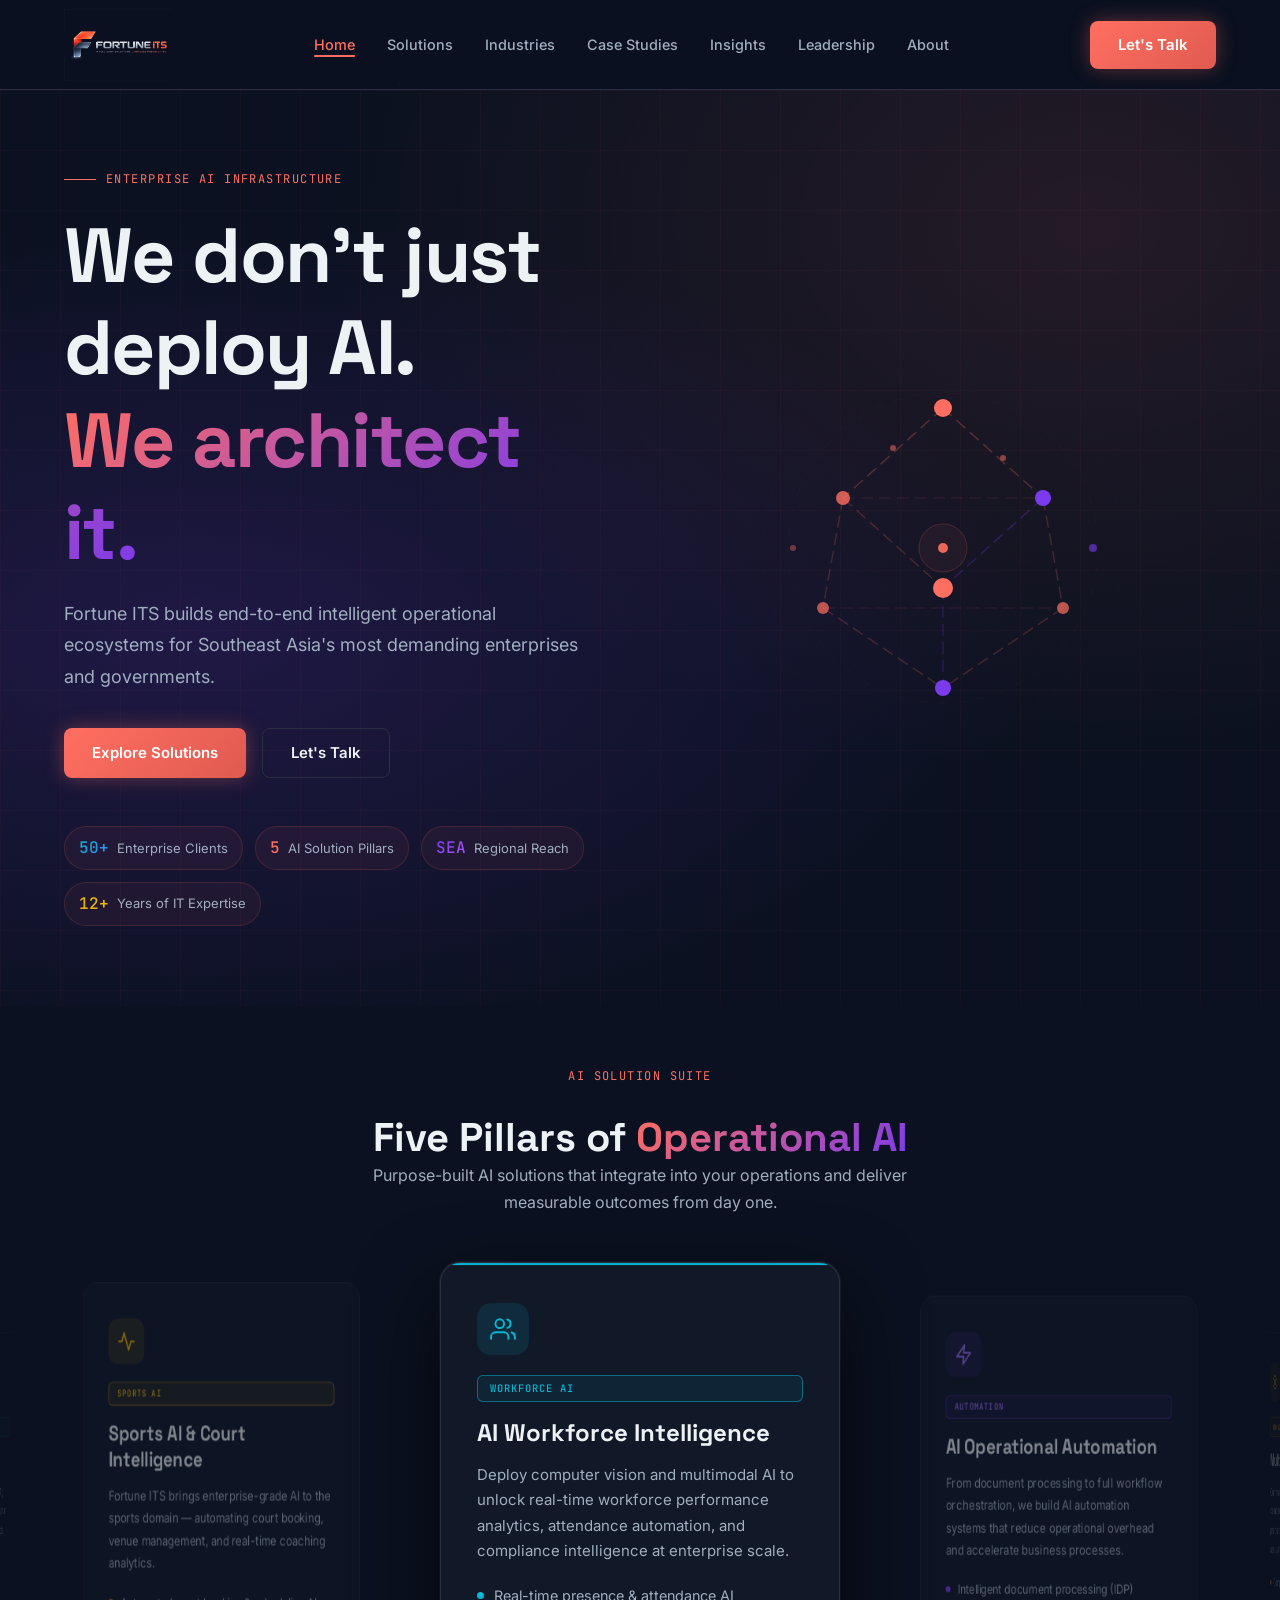
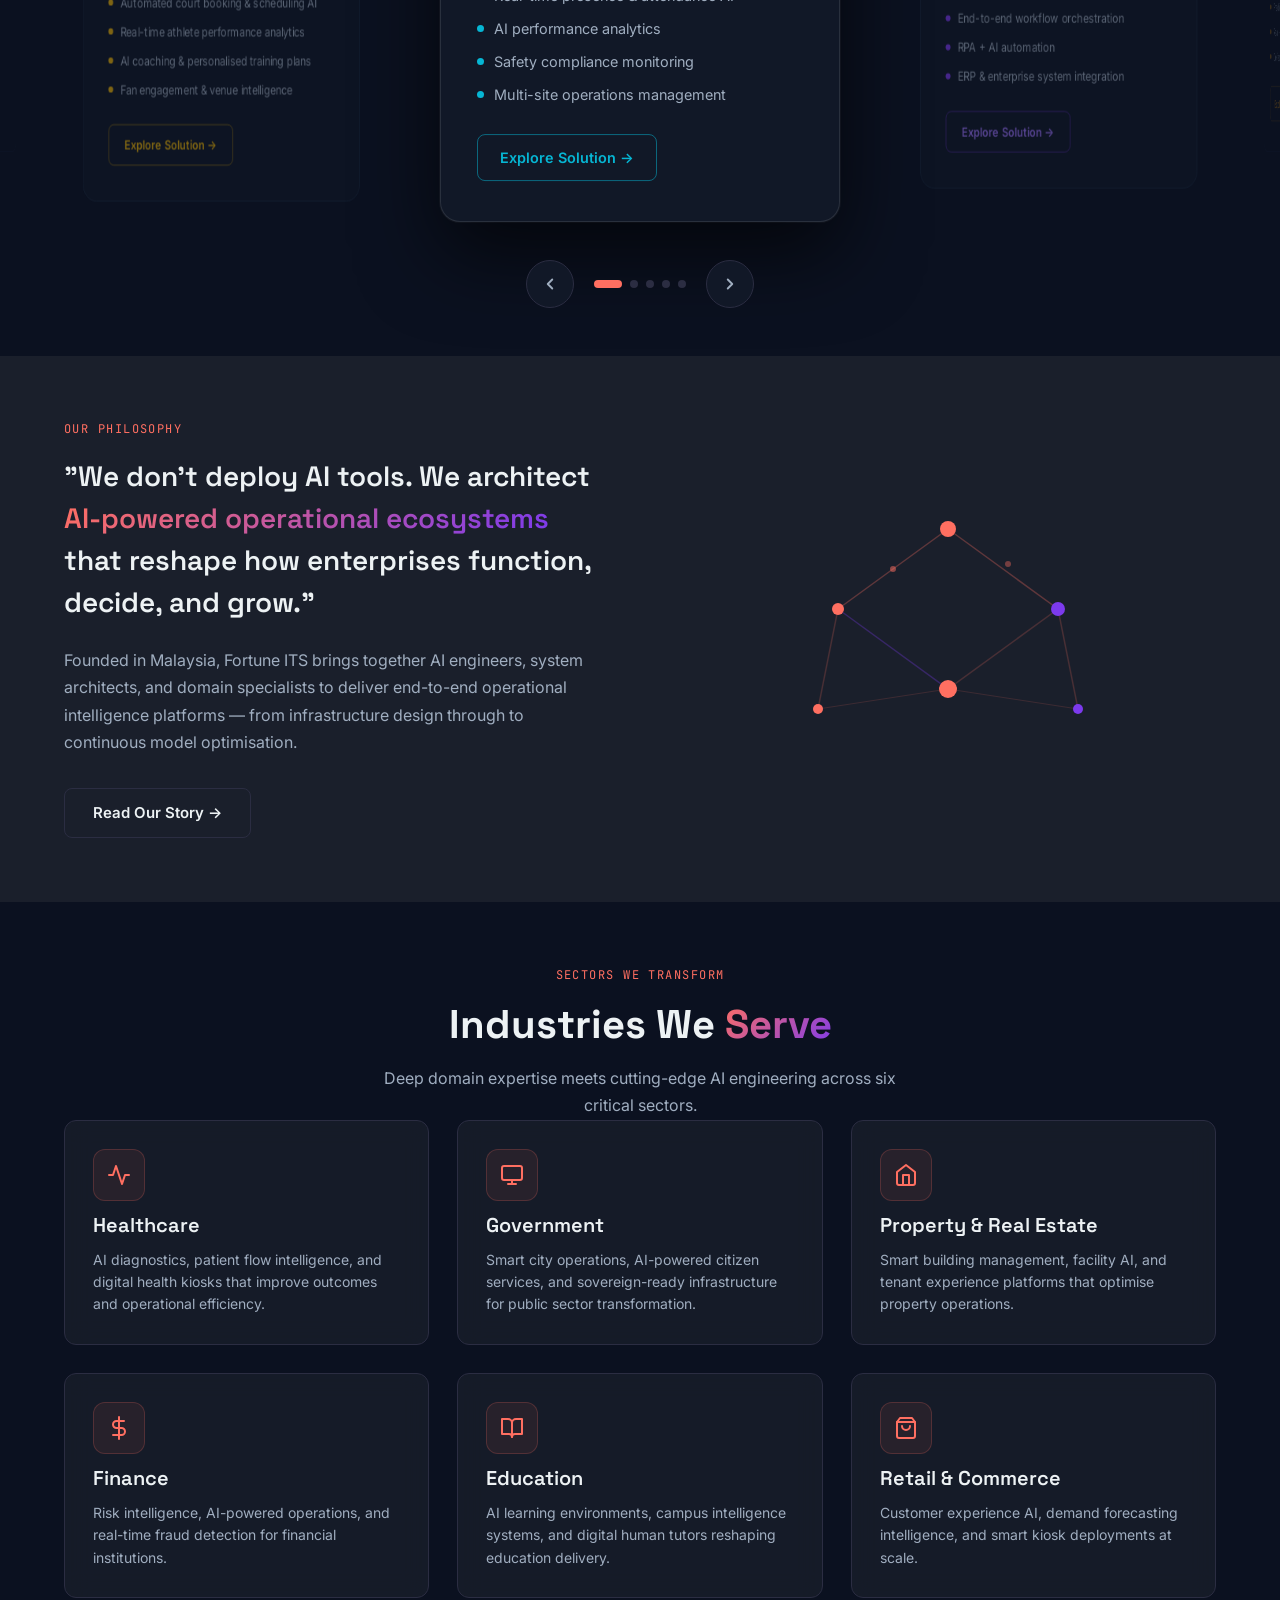
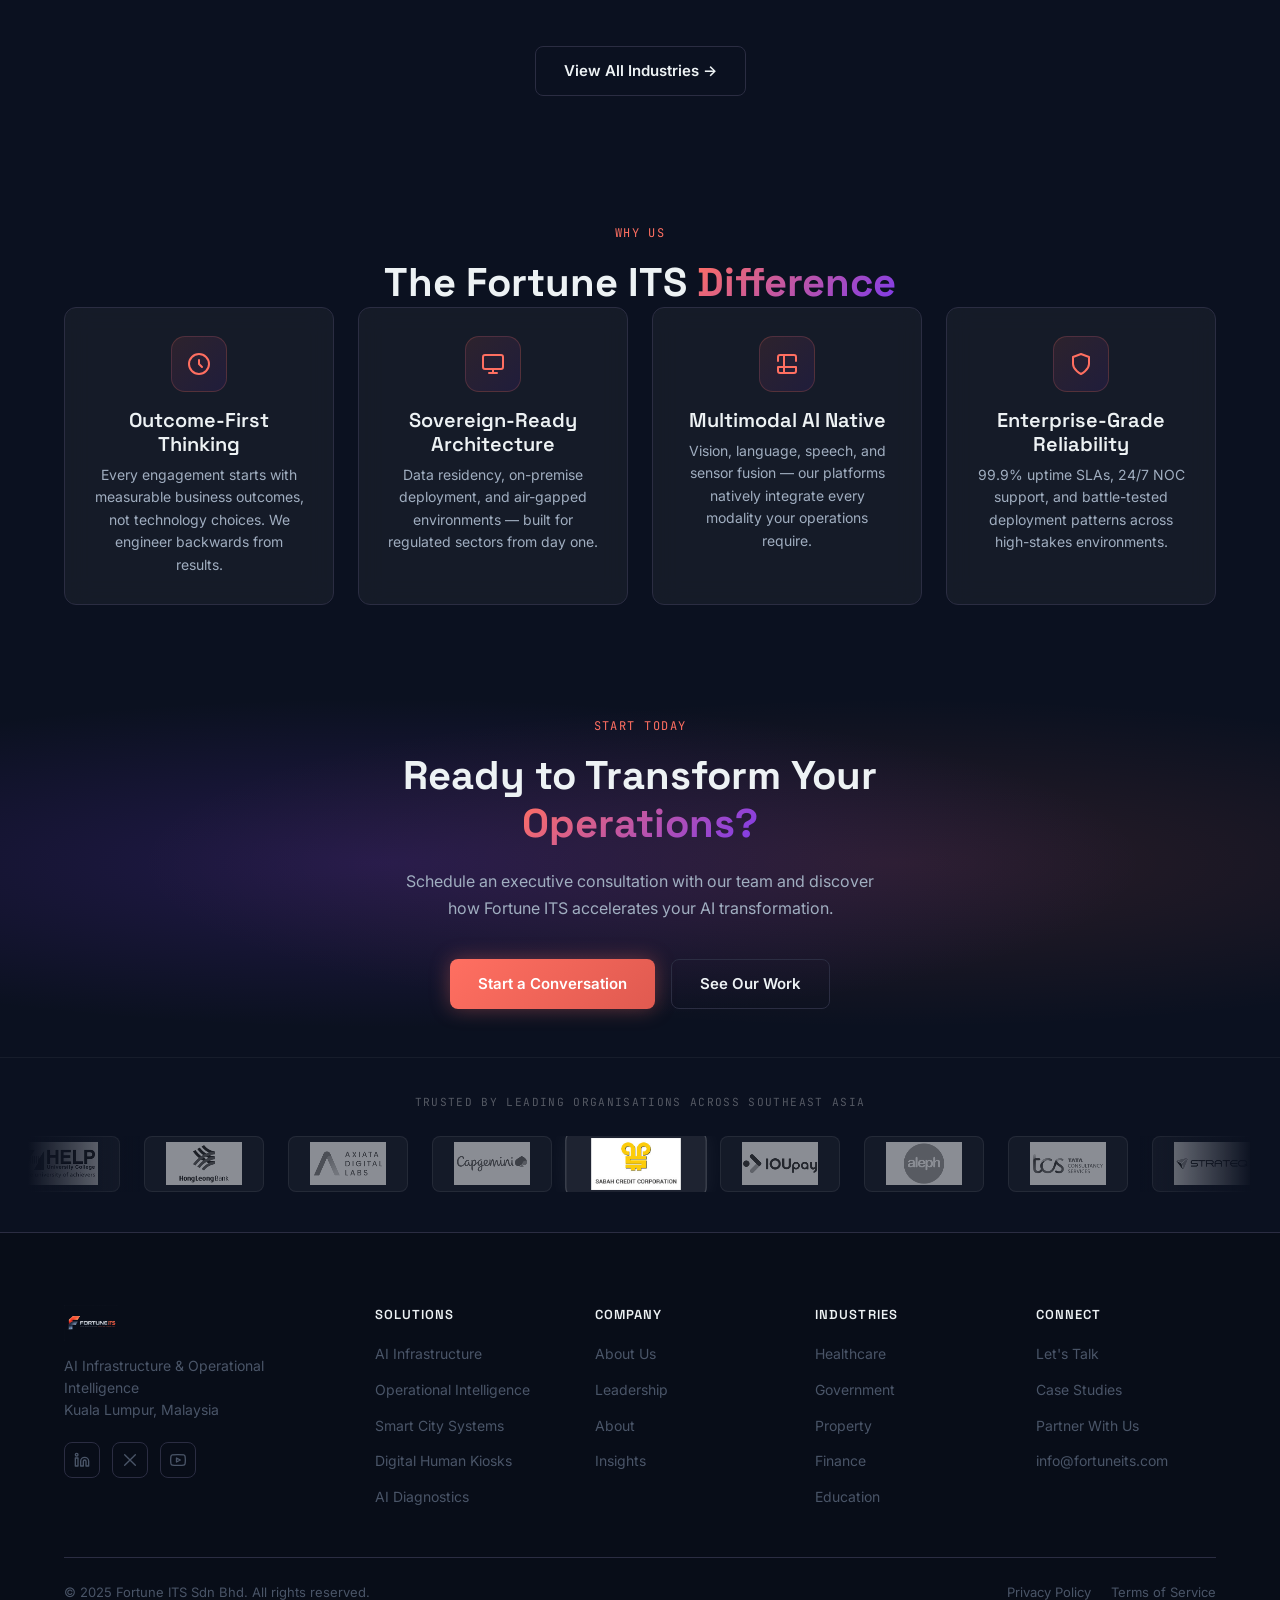
<file: index.html>
﻿<!DOCTYPE html>
<html lang="en">
<head>
  <meta charset="UTF-8" />
  <meta name="viewport" content="width=device-width, initial-scale=1.0" />
  <title>Fortune ITS — AI Infrastructure & Operational Intelligence</title>
  <meta name="description" content="Fortune ITS architects intelligent operational ecosystems for enterprises, governments, and smart infrastructure environments across Malaysia and Southeast Asia." />
  <link rel="preconnect" href="https://fonts.googleapis.com" />
  <link rel="preconnect" href="https://fonts.gstatic.com" crossorigin />
  <link rel="stylesheet" href="css/styles.css" />
</head>
<body>

<canvas id="particles-bg" aria-hidden="true"></canvas>

<!-- ── Navigation ──────────────────────────────────────────── -->
<nav class="nav" role="navigation" aria-label="Main navigation">
  <div class="nav-inner">
    <a href="index.html" class="nav-logo" aria-label="Fortune ITS home">
      <img src="assets/logo.png" alt="Fortune ITS" style="height:72px;width:auto;" />
    </a>
    <ul class="nav-links">
      <li><a href="index.html">Home</a></li>
      <li><a href="solutions.html">Solutions</a></li>
      <li><a href="industries.html">Industries</a></li>
      <li><a href="case-studies.html">Case Studies</a></li>
      <li><a href="insights.html">Insights</a></li>
      <li><a href="leadership.html">Leadership</a></li>
      <li><a href="index.html#about">About</a></li>
    </ul>
    <a href="contact.html" class="btn btn-primary nav-cta">Let's Talk</a>
    <button class="hamburger" aria-label="Toggle menu" aria-expanded="false">
      <span></span><span></span><span></span>
    </button>
  </div>
</nav>

<!-- Mobile menu -->
<div class="mobile-menu" role="dialog" aria-label="Mobile navigation">
  <a href="index.html">Home</a>
  <a href="solutions.html">Solutions</a>
  <a href="industries.html">Industries</a>
  <a href="case-studies.html">Case Studies</a>
  <a href="insights.html">Insights</a>
  <a href="leadership.html">Leadership</a>
  <a href="index.html#about">About</a>
  <a href="contact.html" class="btn btn-primary">Let's Talk</a>
</div>

<!-- ── Hero ────────────────────────────────────────────────── -->
<main>
<section class="home-hero" aria-label="Hero">
  <div class="home-hero-inner">

    <!-- Left: Copy -->
    <div class="hero-copy">
      <p class="hero-eyebrow">Enterprise AI Infrastructure</p>
      <h1 class="hero-headline">We don't just<br>deploy AI.<br><span class="gradient-text">We architect it.</span></h1>
      <p class="hero-subline">Fortune ITS builds end-to-end intelligent operational ecosystems for Southeast Asia's most demanding enterprises and governments.</p>
      <div class="hero-ctas">
        <a href="industries.html" class="btn btn-primary">Explore Solutions</a>
        <a href="contact.html" class="btn btn-ghost">Let's Talk</a>
      </div>
      <div class="hero-stats">
        <div class="stat-pill">
          <span class="stat-pill-number mono" style="background:linear-gradient(135deg,#06B6D4,#3B82F6);-webkit-background-clip:text;-webkit-text-fill-color:transparent;background-clip:text;"><span data-count="50">50</span>+</span>
          <span class="stat-pill-label">Enterprise Clients</span>
        </div>
        <div class="stat-pill">
          <span class="stat-pill-number mono" style="color:#FF6F61;"><span data-count="5">5</span></span>
          <span class="stat-pill-label">AI Solution Pillars</span>
        </div>
        <div class="stat-pill">
          <span class="stat-pill-number mono" style="background:linear-gradient(135deg,#7C3AED,#A855F7);-webkit-background-clip:text;-webkit-text-fill-color:transparent;background-clip:text;">SEA</span>
          <span class="stat-pill-label">Regional Reach</span>
        </div>
        <div class="stat-pill">
          <span class="stat-pill-number mono" style="color:#EAB308;"><span data-count="12">12</span>+</span>
          <span class="stat-pill-label">Years of IT Expertise</span>
        </div>
      </div>
    </div>

    <!-- Right: Neural Network SVG -->
    <div class="neural-wrapper" aria-hidden="true">
      <svg class="neural-svg" viewBox="0 0 400 400" width="400" height="400" fill="none" xmlns="http://www.w3.org/2000/svg">
        <!-- Connection lines -->
        <line x1="200" y1="60"  x2="100" y2="150" stroke="rgba(255,111,97,0.25)" stroke-width="1.5" class="data-line"/>
        <line x1="200" y1="60"  x2="300" y2="150" stroke="rgba(255,111,97,0.25)" stroke-width="1.5" class="data-line" style="animation-delay:.4s"/>
        <line x1="100" y1="150" x2="80"  y2="260" stroke="rgba(255,111,97,0.2)"  stroke-width="1.5" class="data-line" style="animation-delay:.8s"/>
        <line x1="100" y1="150" x2="200" y2="240" stroke="rgba(255,111,97,0.2)"  stroke-width="1.5" class="data-line" style="animation-delay:.2s"/>
        <line x1="300" y1="150" x2="200" y2="240" stroke="rgba(124,58,237,0.25)"stroke-width="1.5" class="data-line" style="animation-delay:.6s"/>
        <line x1="300" y1="150" x2="320" y2="260" stroke="rgba(255,111,97,0.2)"  stroke-width="1.5" class="data-line" style="animation-delay:1s"/>
        <line x1="80"  y1="260" x2="200" y2="340" stroke="rgba(255,111,97,0.2)"  stroke-width="1.5" class="data-line" style="animation-delay:.3s"/>
        <line x1="200" y1="240" x2="200" y2="340" stroke="rgba(124,58,237,0.2)" stroke-width="1.5" class="data-line" style="animation-delay:.7s"/>
        <line x1="320" y1="260" x2="200" y2="340" stroke="rgba(255,111,97,0.2)"  stroke-width="1.5" class="data-line" style="animation-delay:.5s"/>
        <line x1="100" y1="150" x2="300" y2="150" stroke="rgba(255,111,97,0.12)" stroke-width="1"   class="data-line" style="animation-delay:.9s"/>
        <line x1="80"  y1="260" x2="320" y2="260" stroke="rgba(255,111,97,0.12)" stroke-width="1"   class="data-line" style="animation-delay:1.2s"/>

        <!-- Outer glow rings -->
        <circle cx="200" cy="200" r="155" stroke="rgba(255,111,97,0.04)" stroke-width="1" stroke-dasharray="8 12"/>
        <circle cx="200" cy="200" r="180" stroke="rgba(124,58,237,0.05)" stroke-width="1" stroke-dasharray="4 16"/>

        <!-- Nodes -->
        <circle cx="200" cy="60"  r="9" fill="#FF6F61" style="animation-delay:0s"/>
        <circle cx="100" cy="150" r="7" fill="#FF6F61" style="animation-delay:.5s" opacity="0.8"/>
        <circle cx="300" cy="150" r="8" fill="#7C3AED" style="animation-delay:.3s"/>
        <circle cx="80"  cy="260" r="6" fill="#FF6F61" style="animation-delay:.8s" opacity="0.7"/>
        <circle cx="200" cy="240" r="10" fill="#FF6F61" style="animation-delay:.1s"/>
        <circle cx="320" cy="260" r="6" fill="#FF6F61" style="animation-delay:.6s" opacity="0.7"/>
        <circle cx="200" cy="340" r="8" fill="#7C3AED" style="animation-delay:.4s"/>

        <!-- Satellite mini-nodes -->
        <circle cx="150" cy="100" r="3" fill="rgba(255,111,97,0.5)" style="animation-delay:.2s"/>
        <circle cx="260" cy="110" r="3" fill="rgba(255,111,97,0.5)" style="animation-delay:.7s"/>
        <circle cx="350" cy="200" r="4" fill="rgba(124,58,237,0.6)" style="animation-delay:.9s"/>
        <circle cx="50"  cy="200" r="3" fill="rgba(255,111,97,0.4)" style="animation-delay:.4s"/>

        <!-- Central glow -->
        <circle cx="200" cy="200" r="24" fill="rgba(255,111,97,0.05)" stroke="rgba(255,111,97,0.2)" stroke-width="1"/>
        <circle cx="200" cy="200" r="5"  fill="#FF6F61" opacity="0.9" style="animation-delay:.15s"/>
      </svg>
    </div>

  </div>
</section>

<!-- ── Five Pillars Carousel ──────────────────────────────── -->
<section class="pillars-section" id="solutions-preview">
  <div class="container text-center">
    <div class="reveal">
      <span class="section-label" style="display:inline-flex;justify-content:center;">AI Solution Suite</span>
      <h2 class="section-title mt-4">Five Pillars of <span class="gradient-text">Operational AI</span></h2>
      <p class="body-text mt-4" style="max-width:600px;margin:0 auto;">Purpose-built AI solutions that integrate into your operations and deliver measurable outcomes from day one.</p>
    </div>
  </div>

  <div class="pillars-carousel-wrap">
    <div class="pillars-track" id="pillarsTrack">

      <!-- Card 1: Workforce AI -->
      <div class="pillar-card" data-accent="#06B6D4">
        <div class="pillar-icon" style="background:rgba(6,182,212,0.12);color:#06B6D4;">
          <svg width="26" height="26" viewBox="0 0 24 24" fill="none" stroke="currentColor" stroke-width="1.8" stroke-linecap="round" stroke-linejoin="round"><path d="M17 21v-2a4 4 0 0 0-4-4H5a4 4 0 0 0-4 4v2"/><circle cx="9" cy="7" r="4"/><path d="M23 21v-2a4 4 0 0 0-3-3.87"/><path d="M16 3.13a4 4 0 0 1 0 7.75"/></svg>
        </div>
        <span class="pillar-badge" style="border-color:rgba(6,182,212,0.5);color:#06B6D4;background:rgba(6,182,212,0.08);">Workforce AI</span>
        <h3 class="pillar-title">AI Workforce Intelligence</h3>
        <p class="pillar-desc">Deploy computer vision and multimodal AI to unlock real-time workforce performance analytics, attendance automation, and compliance intelligence at enterprise scale.</p>
        <ul class="pillar-bullets">
          <li><span class="pillar-dot" style="background:#06B6D4;"></span>Real-time presence &amp; attendance AI</li>
          <li><span class="pillar-dot" style="background:#06B6D4;"></span>AI performance analytics</li>
          <li><span class="pillar-dot" style="background:#06B6D4;"></span>Safety compliance monitoring</li>
          <li><span class="pillar-dot" style="background:#06B6D4;"></span>Multi-site operations management</li>
        </ul>
        <a href="solutions.html" class="pillar-btn" style="border-color:rgba(6,182,212,0.5);color:#06B6D4;">Explore Solution →</a>
      </div>

      <!-- Card 2: Automation -->
      <div class="pillar-card" data-accent="#7C3AED">
        <div class="pillar-icon" style="background:rgba(124,58,237,0.12);color:#9B72F8;">
          <svg width="26" height="26" viewBox="0 0 24 24" fill="none" stroke="currentColor" stroke-width="1.8" stroke-linecap="round" stroke-linejoin="round"><polygon points="13 2 3 14 12 14 11 22 21 10 12 10 13 2"/></svg>
        </div>
        <span class="pillar-badge" style="border-color:rgba(124,58,237,0.5);color:#9B72F8;background:rgba(124,58,237,0.08);">Automation</span>
        <h3 class="pillar-title">AI Operational Automation</h3>
        <p class="pillar-desc">From document processing to full workflow orchestration, we build AI automation systems that reduce operational overhead and accelerate business processes.</p>
        <ul class="pillar-bullets">
          <li><span class="pillar-dot" style="background:#7C3AED;"></span>Intelligent document processing (IDP)</li>
          <li><span class="pillar-dot" style="background:#7C3AED;"></span>End-to-end workflow orchestration</li>
          <li><span class="pillar-dot" style="background:#7C3AED;"></span>RPA + AI automation</li>
          <li><span class="pillar-dot" style="background:#7C3AED;"></span>ERP &amp; enterprise system integration</li>
        </ul>
        <a href="solutions.html" class="pillar-btn" style="border-color:rgba(124,58,237,0.5);color:#9B72F8;">Explore Solution →</a>
      </div>

      <!-- Card 3: Diagnostics -->
      <div class="pillar-card" data-accent="#F59E0B">
        <div class="pillar-icon" style="background:rgba(245,158,11,0.12);color:#F59E0B;">
          <svg width="26" height="26" viewBox="0 0 24 24" fill="none" stroke="currentColor" stroke-width="1.8" stroke-linecap="round" stroke-linejoin="round"><path d="M1 12s4-8 11-8 11 8 11 8-4 8-11 8-11-8-11-8z"/><circle cx="12" cy="12" r="3"/></svg>
        </div>
        <span class="pillar-badge" style="border-color:rgba(245,158,11,0.5);color:#F59E0B;background:rgba(245,158,11,0.08);">Diagnostics</span>
        <h3 class="pillar-title">Multimodal AI Diagnostics</h3>
        <p class="pillar-desc">Our multimodal AI diagnostics platforms combine computer vision, sensor fusion, and predictive AI to deliver real-time quality assurance and predictive maintenance.</p>
        <ul class="pillar-bullets">
          <li><span class="pillar-dot" style="background:#F59E0B;"></span>Computer vision quality inspection</li>
          <li><span class="pillar-dot" style="background:#F59E0B;"></span>Predictive maintenance AI</li>
          <li><span class="pillar-dot" style="background:#F59E0B;"></span>Real-time anomaly detection</li>
          <li><span class="pillar-dot" style="background:#F59E0B;"></span>Defect classification &amp; root cause analysis</li>
        </ul>
        <a href="solutions.html" class="pillar-btn" style="border-color:rgba(245,158,11,0.5);color:#F59E0B;">Explore Solution →</a>
      </div>

      <!-- Card 4: Experience -->
      <div class="pillar-card" data-accent="#10B981">
        <div class="pillar-icon" style="background:rgba(16,185,129,0.12);color:#10B981;">
          <svg width="26" height="26" viewBox="0 0 24 24" fill="none" stroke="currentColor" stroke-width="1.8" stroke-linecap="round" stroke-linejoin="round"><path d="M21 15a2 2 0 0 1-2 2H7l-4 4V5a2 2 0 0 1 2-2h14a2 2 0 0 1 2 2z"/></svg>
        </div>
        <span class="pillar-badge" style="border-color:rgba(16,185,129,0.5);color:#10B981;background:rgba(16,185,129,0.08);">Experience</span>
        <h3 class="pillar-title">AI Experience Systems</h3>
        <p class="pillar-desc">We design and deploy conversational AI, intelligent kiosk systems, and digital human interfaces that create engaging, scalable human-AI interactions.</p>
        <ul class="pillar-bullets">
          <li><span class="pillar-dot" style="background:#10B981;"></span>Conversational AI &amp; chatbot platforms</li>
          <li><span class="pillar-dot" style="background:#10B981;"></span>Digital human &amp; avatar AI</li>
          <li><span class="pillar-dot" style="background:#10B981;"></span>Face recognition &amp; biometric access</li>
          <li><span class="pillar-dot" style="background:#10B981;"></span>Multilingual AI customer engagement</li>
        </ul>
        <a href="solutions.html" class="pillar-btn" style="border-color:rgba(16,185,129,0.5);color:#10B981;">Explore Solution →</a>
      </div>

      <!-- Card 5: Sports AI -->
      <div class="pillar-card" data-accent="#EAB308">
        <div class="pillar-icon" style="background:rgba(234,179,8,0.12);color:#EAB308;">
          <svg width="26" height="26" viewBox="0 0 24 24" fill="none" stroke="currentColor" stroke-width="1.8" stroke-linecap="round" stroke-linejoin="round"><polyline points="22 12 18 12 15 21 9 3 6 12 2 12"/></svg>
        </div>
        <span class="pillar-badge" style="border-color:rgba(234,179,8,0.5);color:#EAB308;background:rgba(234,179,8,0.08);">Sports AI</span>
        <h3 class="pillar-title">Sports AI &amp; Court Intelligence</h3>
        <p class="pillar-desc">Fortune ITS brings enterprise-grade AI to the sports domain — automating court booking, venue management, and real-time coaching analytics.</p>
        <ul class="pillar-bullets">
          <li><span class="pillar-dot" style="background:#EAB308;"></span>Automated court booking &amp; scheduling AI</li>
          <li><span class="pillar-dot" style="background:#EAB308;"></span>Real-time athlete performance analytics</li>
          <li><span class="pillar-dot" style="background:#EAB308;"></span>AI coaching &amp; personalised training plans</li>
          <li><span class="pillar-dot" style="background:#EAB308;"></span>Fan engagement &amp; venue intelligence</li>
        </ul>
        <a href="solutions.html" class="pillar-btn" style="border-color:rgba(234,179,8,0.5);color:#EAB308;">Explore Solution →</a>
      </div>

    </div><!-- /pillars-track -->
  </div><!-- /pillars-carousel-wrap -->

  <!-- Navigation sits outside the wrap so 3D overflow can't cover it -->
  <div class="pillars-nav">
    <button class="pillars-arrow" id="pillarsPrev" aria-label="Previous solution">
      <svg width="18" height="18" viewBox="0 0 24 24" fill="none" stroke="currentColor" stroke-width="2.5" stroke-linecap="round" stroke-linejoin="round"><polyline points="15 18 9 12 15 6"/></svg>
    </button>
    <div class="pillars-dots" id="pillarsDots">
      <button class="pillar-dot-btn active" data-idx="0" aria-label="Slide 1"></button>
      <button class="pillar-dot-btn" data-idx="1" aria-label="Slide 2"></button>
      <button class="pillar-dot-btn" data-idx="2" aria-label="Slide 3"></button>
      <button class="pillar-dot-btn" data-idx="3" aria-label="Slide 4"></button>
      <button class="pillar-dot-btn" data-idx="4" aria-label="Slide 5"></button>
    </div>
    <button class="pillars-arrow" id="pillarsNext" aria-label="Next solution">
      <svg width="18" height="18" viewBox="0 0 24 24" fill="none" stroke="currentColor" stroke-width="2.5" stroke-linecap="round" stroke-linejoin="round"><polyline points="9 18 15 12 9 6"/></svg>
    </button>
  </div>
</section>

<style>
/* ── Five Pillars Carousel ─────────────────────────────────── */
.pillars-section {
  padding: 56px 0 48px;
  background: var(--bg-deep);
  overflow-x: clip; /* clips horizontal card bleed without blocking 3D depth */
}
.pillars-carousel-wrap {
  position: relative;
  margin-top: 36px;
  height: 580px;
  perspective: 1100px;
  perspective-origin: 50% 38%;
  overflow: visible;
}
.pillars-track {
  position: relative;
  width: 100%;
  height: 100%;
}

/* Individual card — absolutely centred; JS applies 3D arc transform */
.pillar-card {
  position: absolute;
  width: 400px;
  top: 50%;
  left: 50%;
  background: #111827;
  border: 1px solid #1E2D40;
  border-radius: 20px;
  padding: 40px 36px;
  display: flex;
  flex-direction: column;
  gap: 0;
  cursor: pointer;
  overflow: hidden;
  user-select: none;
  backface-visibility: hidden;
  transition: transform 0.65s cubic-bezier(0.22,1,0.36,1),
              opacity  0.55s ease,
              box-shadow 0.4s ease,
              border-color 0.4s ease;
}
/* Top accent line */
.pillar-card::before {
  content: '';
  position: absolute;
  top: 0; left: 0; right: 0;
  height: 2px;
  background: var(--pc-accent, #06B6D4);
  transform: scaleX(0);
  transform-origin: left;
  transition: transform 0.55s ease 0.12s;
}
.pillar-card.active {
  border-color: rgba(255,255,255,0.1);
  box-shadow: 0 32px 80px rgba(0,0,0,0.65), 0 0 0 1px rgba(255,255,255,0.06);
}
.pillar-card.active::before { transform: scaleX(1); }

.pillar-icon {
  width: 52px; height: 52px;
  border-radius: 14px;
  display: flex; align-items: center; justify-content: center;
  margin-bottom: 20px;
}
.pillar-badge {
  display: inline-flex;
  font-family: 'JetBrains Mono', monospace;
  font-size: 0.65rem;
  font-weight: 500;
  letter-spacing: 0.1em;
  text-transform: uppercase;
  padding: 4px 12px;
  border-radius: 6px;
  border: 1px solid;
  margin-bottom: 16px;
}
.pillar-title {
  font-family: 'Space Grotesk', sans-serif;
  font-size: 1.5rem;
  font-weight: 700;
  color: #EDF2F4;
  margin-bottom: 14px;
  line-height: 1.25;
}
.pillar-desc {
  font-size: 0.9375rem;
  color: #A0AEC0;
  line-height: 1.7;
  margin-bottom: 20px;
}
.pillar-bullets {
  list-style: none;
  display: flex;
  flex-direction: column;
  gap: 10px;
  margin-bottom: 28px;
}
.pillar-bullets li {
  display: flex;
  align-items: center;
  gap: 10px;
  font-size: 0.9rem;
  color: #A0AEC0;
}
.pillar-dot {
  width: 7px; height: 7px;
  border-radius: 50%;
  flex-shrink: 0;
}
.pillar-btn {
  display: inline-flex;
  align-items: center;
  gap: 6px;
  padding: 11px 22px;
  border-radius: 8px;
  border: 1px solid;
  background: transparent;
  font-size: 0.9rem;
  font-weight: 600;
  text-decoration: none;
  transition: background 0.2s ease, transform 0.2s ease;
  align-self: flex-start;
  margin-top: auto;
}
.pillar-btn:hover { background: rgba(255,255,255,0.05); transform: translateX(3px); }

/* Navigation */
.pillars-nav {
  display: flex;
  align-items: center;
  justify-content: center;
  gap: 20px;
  margin-top: 28px;
  position: relative;
  z-index: 20; /* always above the 3D cards */
}
.pillars-arrow {
  width: 48px; height: 48px;
  border-radius: 50%;
  border: 1px solid #2B2D42;
  background: #111827;
  color: #A0AEC0;
  display: flex; align-items: center; justify-content: center;
  cursor: pointer;
  transition: all 0.2s ease;
}
.pillars-arrow:hover { border-color: var(--accent-1); color: var(--accent-1); }
.pillars-dots { display: flex; gap: 8px; align-items: center; }
.pillar-dot-btn {
  width: 8px; height: 8px;
  border-radius: 50%;
  border: none;
  background: #2B2D42;
  cursor: pointer;
  transition: all 0.3s ease;
  padding: 0;
}
.pillar-dot-btn.active {
  width: 28px;
  border-radius: 4px;
  background: var(--accent-1);
}
@media (max-width: 700px) {
  .pillar-card { flex: 0 0 85vw; padding: 32px 24px; }
}
</style>

<script>
(function() {
  const track   = document.getElementById('pillarsTrack');
  const cards   = Array.from(track.querySelectorAll('.pillar-card'));
  const dots    = Array.from(document.querySelectorAll('.pillar-dot-btn'));
  const btnPrev = document.getElementById('pillarsPrev');
  const btnNext = document.getElementById('pillarsNext');
  const TOTAL   = cards.length;
  const STEP    = 38;   /* degrees of arc between each card */
  const RADIUS  = 680;  /* circle radius in px */
  let current   = 0;
  let autoTimer = null;

  /* Set CSS accent var per card */
  cards.forEach(c => c.style.setProperty('--pc-accent', c.dataset.accent));

  /* Shortest-arc offset so wrapping feels circular */
  function shortOffset(i) {
    let d = i - current;
    if (d >  TOTAL / 2) d -= TOTAL;
    if (d < -TOTAL / 2) d += TOTAL;
    return d;
  }

  /* 3-D arc transform: cards sit on a circle, active card faces the viewer */
  function arcTransform(offset) {
    const angle   = offset * STEP;          /* degrees around the Y-axis arc */
    const rad     = angle * Math.PI / 180;
    const tx      = Math.sin(rad) * RADIUS; /* horizontal spread along arc */
    const tz      = (Math.cos(rad) - 1) * RADIUS; /* depth — negative pushes back */
    const ry      = -angle;                 /* face inward toward viewer */
    const dist    = Math.abs(offset);
    const scale   = dist === 0 ? 1 : dist === 1 ? 0.88 : 0.75;
    const opacity = dist === 0 ? 1 : dist === 1 ? 0.52 : 0.2;
    const zIdx    = TOTAL - dist;
    return { tx, tz, ry, scale, opacity, zIdx };
  }

  function applyTransforms(animate) {
    cards.forEach((c, i) => {
      const off = shortOffset(i);
      const { tx, tz, ry, scale, opacity, zIdx } = arcTransform(off);
      const isActive = off === 0;

      /* Kill transition on instant updates */
      if (!animate) c.style.transition = 'none';

      c.style.transform =
        `translateX(calc(-50% + ${tx}px)) translateY(-50%) translateZ(${tz}px) rotateY(${ry}deg) scale(${scale})`;
      c.style.opacity = String(opacity);
      c.style.zIndex  = String(zIdx);
      c.classList.toggle('active', isActive);
    });

    dots.forEach((d, i) => d.classList.toggle('active', i === current));

    /* Re-enable transition on next frame */
    if (!animate) {
      requestAnimationFrame(() => {
        cards.forEach(c => { c.style.transition = ''; });
      });
    }
  }

  function goTo(idx) {
    current = (idx + TOTAL) % TOTAL;
    applyTransforms(true);
  }

  /* Boot without animation */
  applyTransforms(false);

  /* Resize: recalculate without jump */
  window.addEventListener('resize', () => applyTransforms(false));

  /* Controls */
  btnNext.addEventListener('click', () => goTo(current + 1));
  btnPrev.addEventListener('click', () => goTo(current - 1));
  dots.forEach(d => d.addEventListener('click', () => goTo(+d.dataset.idx)));
  cards.forEach((c, i) => c.addEventListener('click', () => { if (i !== current) goTo(i); }));

  /* Auto-advance every 5 s, pause on hover */
  const startAuto = () => { autoTimer = setInterval(() => goTo(current + 1), 5000); };
  const stopAuto  = () => clearInterval(autoTimer);
  startAuto();
  track.parentElement.addEventListener('mouseenter', stopAuto);
  track.parentElement.addEventListener('mouseleave', startAuto);
})();
</script>

<!-- services-strip removed -->
<section class="services-strip section-sm" style="display:none;">
  <div class="container">
    <div class="services-scroll">

      <div class="service-chip">
        <div class="service-chip-icon" aria-hidden="true">
          <svg width="18" height="18" viewBox="0 0 24 24" fill="none" stroke="currentColor" stroke-width="2" stroke-linecap="round" stroke-linejoin="round"><rect x="2" y="3" width="20" height="14" rx="2"/><path d="M8 21h8M12 17v4"/></svg>
        </div>
        <span class="service-chip-label">AI Infrastructure Design</span>
      </div>

      <div class="service-chip">
        <div class="service-chip-icon" aria-hidden="true">
          <svg width="18" height="18" viewBox="0 0 24 24" fill="none" stroke="currentColor" stroke-width="2" stroke-linecap="round" stroke-linejoin="round"><path d="M3 3v18h18"/><path d="m19 9-5 5-4-4-3 3"/></svg>
        </div>
        <span class="service-chip-label">Operational Intelligence</span>
      </div>

      <div class="service-chip">
        <div class="service-chip-icon" aria-hidden="true">
          <svg width="18" height="18" viewBox="0 0 24 24" fill="none" stroke="currentColor" stroke-width="2" stroke-linecap="round" stroke-linejoin="round"><circle cx="12" cy="12" r="10"/><path d="M12 2a14.5 14.5 0 0 0 0 20 14.5 14.5 0 0 0 0-20"/><path d="M2 12h20"/></svg>
        </div>
        <span class="service-chip-label">Smart City Systems</span>
      </div>

      <div class="service-chip">
        <div class="service-chip-icon" aria-hidden="true">
          <svg width="18" height="18" viewBox="0 0 24 24" fill="none" stroke="currentColor" stroke-width="2" stroke-linecap="round" stroke-linejoin="round"><path d="M17 21v-2a4 4 0 0 0-4-4H5a4 4 0 0 0-4 4v2"/><circle cx="9" cy="7" r="4"/><path d="M23 21v-2a4 4 0 0 0-3-3.87"/><path d="M16 3.13a4 4 0 0 1 0 7.75"/></svg>
        </div>
        <span class="service-chip-label">AI Workforce Augmentation</span>
      </div>

      <div class="service-chip">
        <div class="service-chip-icon" aria-hidden="true">
          <svg width="18" height="18" viewBox="0 0 24 24" fill="none" stroke="currentColor" stroke-width="2" stroke-linecap="round" stroke-linejoin="round"><path d="M9 3H5a2 2 0 0 0-2 2v4m6-6h10a2 2 0 0 1 2 2v4M9 3v18m0 0h10a2 2 0 0 0 2-2v-4M9 21H5a2 2 0 0 1-2-2v-4m0 0h18"/></svg>
        </div>
        <span class="service-chip-label">Multimodal AI Diagnostics</span>
      </div>

      <div class="service-chip">
        <div class="service-chip-icon" aria-hidden="true">
          <svg width="18" height="18" viewBox="0 0 24 24" fill="none" stroke="currentColor" stroke-width="2" stroke-linecap="round" stroke-linejoin="round"><rect x="2" y="7" width="20" height="14" rx="2"/><path d="M16 21V5a2 2 0 0 0-2-2h-4a2 2 0 0 0-2 2v16"/></svg>
        </div>
        <span class="service-chip-label">Digital Human Kiosks</span>
      </div>

    </div>
  </div>
</section>

<!-- ── About / Mission ───────────────────────────────────── -->
<section id="about" class="section" style="background: var(--bg-card);">
  <div class="container">
    <div class="grid-2" style="align-items: center; gap: 80px;">
      <div class="reveal">
        <p class="section-label">Our Philosophy</p>
        <blockquote class="mission-quote mt-4" style="border:none; padding:0;">
          "We don't deploy AI tools. We architect <span class="gradient-text">AI-powered operational ecosystems</span> that reshape how enterprises function, decide, and grow."
        </blockquote>
        <p class="body-text mt-6">Founded in Malaysia, Fortune ITS brings together AI engineers, system architects, and domain specialists to deliver end-to-end operational intelligence platforms — from infrastructure design through to continuous model optimisation.</p>
        <a href="leadership.html" class="btn btn-ghost mt-8" style="display:inline-flex;">Read Our Story →</a>
      </div>
      <div class="reveal reveal-delay-2" aria-hidden="true" style="display:flex; align-items:center; justify-content:center;">
        <svg class="network-svg" viewBox="0 0 340 280" width="340" height="280" fill="none">
          <line x1="170" y1="40"  x2="60"  y2="120" stroke="rgba(255,111,97,0.3)" stroke-width="1.5"/>
          <line x1="170" y1="40"  x2="280" y2="120" stroke="rgba(255,111,97,0.3)" stroke-width="1.5"/>
          <line x1="60"  y1="120" x2="40"  y2="220" stroke="rgba(255,111,97,0.2)" stroke-width="1.5"/>
          <line x1="60"  y1="120" x2="170" y2="200" stroke="rgba(124,58,237,0.3)"stroke-width="1.5"/>
          <line x1="280" y1="120" x2="170" y2="200" stroke="rgba(255,111,97,0.2)" stroke-width="1.5"/>
          <line x1="280" y1="120" x2="300" y2="220" stroke="rgba(255,111,97,0.2)" stroke-width="1.5"/>
          <line x1="40"  y1="220" x2="170" y2="200" stroke="rgba(255,111,97,0.15)"stroke-width="1"/>
          <line x1="300" y1="220" x2="170" y2="200" stroke="rgba(255,111,97,0.15)"stroke-width="1"/>
          <circle cx="170" cy="40"  r="8" fill="#FF6F61" style="animation-delay:0s"/>
          <circle cx="60"  cy="120" r="6" fill="#FF6F61" style="animation-delay:.4s"/>
          <circle cx="280" cy="120" r="7" fill="#7C3AED" style="animation-delay:.2s"/>
          <circle cx="40"  cy="220" r="5" fill="#FF6F61" style="animation-delay:.6s"/>
          <circle cx="170" cy="200" r="9" fill="#FF6F61" style="animation-delay:.1s"/>
          <circle cx="300" cy="220" r="5" fill="#7C3AED" style="animation-delay:.5s"/>
          <circle cx="115" cy="80"  r="3" fill="rgba(255,111,97,0.5)" style="animation-delay:.3s"/>
          <circle cx="230" cy="75"  r="3" fill="rgba(255,111,97,0.4)" style="animation-delay:.7s"/>
        </svg>
      </div>
    </div>
  </div>
</section>

<!-- ── Industries ───────────────────────────────────────────── -->
<section class="section">
  <div class="container">
    <div class="text-center mb-12 reveal">
      <p class="section-label">Sectors We Transform</p>
      <h2 class="section-title mt-4">Industries We <span class="gradient-text">Serve</span></h2>
      <p class="body-text mt-4" style="max-width:560px; margin-left:auto; margin-right:auto;">Deep domain expertise meets cutting-edge AI engineering across six critical sectors.</p>
    </div>
    <div class="grid-3">

      <div class="glass-card industry-card reveal">
        <div class="industry-icon" aria-hidden="true">
          <svg width="24" height="24" viewBox="0 0 24 24" fill="none" stroke="currentColor" stroke-width="2" stroke-linecap="round" stroke-linejoin="round"><path d="M22 12h-4l-3 9L9 3l-3 9H2"/></svg>
        </div>
        <h3 class="card-title">Healthcare</h3>
        <p class="small-text" style="color:var(--text-secondary);">AI diagnostics, patient flow intelligence, and digital health kiosks that improve outcomes and operational efficiency.</p>
      </div>

      <div class="glass-card industry-card reveal reveal-delay-1">
        <div class="industry-icon" aria-hidden="true">
          <svg width="24" height="24" viewBox="0 0 24 24" fill="none" stroke="currentColor" stroke-width="2" stroke-linecap="round" stroke-linejoin="round"><rect x="2" y="3" width="20" height="14" rx="2"/><path d="M8 21h8M12 17v4"/></svg>
        </div>
        <h3 class="card-title">Government</h3>
        <p class="small-text" style="color:var(--text-secondary);">Smart city operations, AI-powered citizen services, and sovereign-ready infrastructure for public sector transformation.</p>
      </div>

      <div class="glass-card industry-card reveal reveal-delay-2">
        <div class="industry-icon" aria-hidden="true">
          <svg width="24" height="24" viewBox="0 0 24 24" fill="none" stroke="currentColor" stroke-width="2" stroke-linecap="round" stroke-linejoin="round"><path d="M3 9l9-7 9 7v11a2 2 0 0 1-2 2H5a2 2 0 0 1-2-2z"/><polyline points="9 22 9 12 15 12 15 22"/></svg>
        </div>
        <h3 class="card-title">Property & Real Estate</h3>
        <p class="small-text" style="color:var(--text-secondary);">Smart building management, facility AI, and tenant experience platforms that optimise property operations.</p>
      </div>

      <div class="glass-card industry-card reveal">
        <div class="industry-icon" aria-hidden="true">
          <svg width="24" height="24" viewBox="0 0 24 24" fill="none" stroke="currentColor" stroke-width="2" stroke-linecap="round" stroke-linejoin="round"><line x1="12" y1="1" x2="12" y2="23"/><path d="M17 5H9.5a3.5 3.5 0 0 0 0 7h5a3.5 3.5 0 0 1 0 7H6"/></svg>
        </div>
        <h3 class="card-title">Finance</h3>
        <p class="small-text" style="color:var(--text-secondary);">Risk intelligence, AI-powered operations, and real-time fraud detection for financial institutions.</p>
      </div>

      <div class="glass-card industry-card reveal reveal-delay-1">
        <div class="industry-icon" aria-hidden="true">
          <svg width="24" height="24" viewBox="0 0 24 24" fill="none" stroke="currentColor" stroke-width="2" stroke-linecap="round" stroke-linejoin="round"><path d="M2 3h6a4 4 0 0 1 4 4v14a3 3 0 0 0-3-3H2z"/><path d="M22 3h-6a4 4 0 0 0-4 4v14a3 3 0 0 1 3-3h7z"/></svg>
        </div>
        <h3 class="card-title">Education</h3>
        <p class="small-text" style="color:var(--text-secondary);">AI learning environments, campus intelligence systems, and digital human tutors reshaping education delivery.</p>
      </div>

      <div class="glass-card industry-card reveal reveal-delay-2">
        <div class="industry-icon" aria-hidden="true">
          <svg width="24" height="24" viewBox="0 0 24 24" fill="none" stroke="currentColor" stroke-width="2" stroke-linecap="round" stroke-linejoin="round"><path d="M6 2 3 6v14a2 2 0 0 0 2 2h14a2 2 0 0 0 2-2V6l-3-4z"/><line x1="3" y1="6" x2="21" y2="6"/><path d="M16 10a4 4 0 0 1-8 0"/></svg>
        </div>
        <h3 class="card-title">Retail & Commerce</h3>
        <p class="small-text" style="color:var(--text-secondary);">Customer experience AI, demand forecasting intelligence, and smart kiosk deployments at scale.</p>
      </div>

    </div>
    <div class="text-center mt-12">
      <a href="industries.html" class="btn btn-ghost">View All Industries →</a>
    </div>
  </div>
</section>

<!-- ── Why Fortune ITS ───────────────────────────────────── -->
<section class="section">
  <div class="container">
    <div class="text-center mb-12 reveal">
      <p class="section-label">Why Us</p>
      <h2 class="section-title mt-4">The Fortune ITS <span class="gradient-text">Difference</span></h2>
    </div>
    <div class="grid-4">

      <div class="glass-card text-center reveal">
        <div class="why-icon" style="margin: 0 auto 16px;">
          <svg width="24" height="24" viewBox="0 0 24 24" fill="none" stroke="currentColor" stroke-width="2" stroke-linecap="round" stroke-linejoin="round" aria-hidden="true"><circle cx="12" cy="12" r="10"/><path d="M12 8v4l3 3"/></svg>
        </div>
        <h3 class="card-title" style="margin-bottom:8px;">Outcome-First Thinking</h3>
        <p class="small-text" style="color:var(--text-secondary);">Every engagement starts with measurable business outcomes, not technology choices. We engineer backwards from results.</p>
      </div>

      <div class="glass-card text-center reveal reveal-delay-1">
        <div class="why-icon" style="margin: 0 auto 16px;">
          <svg width="24" height="24" viewBox="0 0 24 24" fill="none" stroke="currentColor" stroke-width="2" stroke-linecap="round" stroke-linejoin="round" aria-hidden="true"><rect x="2" y="3" width="20" height="14" rx="2"/><path d="M8 21h8M12 17v4"/></svg>
        </div>
        <h3 class="card-title" style="margin-bottom:8px;">Sovereign-Ready Architecture</h3>
        <p class="small-text" style="color:var(--text-secondary);">Data residency, on-premise deployment, and air-gapped environments — built for regulated sectors from day one.</p>
      </div>

      <div class="glass-card text-center reveal reveal-delay-2">
        <div class="why-icon" style="margin: 0 auto 16px;">
          <svg width="24" height="24" viewBox="0 0 24 24" fill="none" stroke="currentColor" stroke-width="2" stroke-linecap="round" stroke-linejoin="round" aria-hidden="true"><path d="M9 3H5a2 2 0 0 0-2 2v4m6-6h10a2 2 0 0 1 2 2v4M9 3v18m0 0h10a2 2 0 0 0 2-2v-4M9 21H5a2 2 0 0 1-2-2v-4m0 0h18"/></svg>
        </div>
        <h3 class="card-title" style="margin-bottom:8px;">Multimodal AI Native</h3>
        <p class="small-text" style="color:var(--text-secondary);">Vision, language, speech, and sensor fusion — our platforms natively integrate every modality your operations require.</p>
      </div>

      <div class="glass-card text-center reveal reveal-delay-3">
        <div class="why-icon" style="margin: 0 auto 16px;">
          <svg width="24" height="24" viewBox="0 0 24 24" fill="none" stroke="currentColor" stroke-width="2" stroke-linecap="round" stroke-linejoin="round" aria-hidden="true"><path d="M12 22s8-4 8-10V5l-8-3-8 3v7c0 6 8 10 8 10z"/></svg>
        </div>
        <h3 class="card-title" style="margin-bottom:8px;">Enterprise-Grade Reliability</h3>
        <p class="small-text" style="color:var(--text-secondary);">99.9% uptime SLAs, 24/7 NOC support, and battle-tested deployment patterns across high-stakes environments.</p>
      </div>

    </div>
  </div>
</section>

<!-- ── CTA Banner ────────────────────────────────────────── -->
<section class="cta-banner" style="background: var(--bg-deep);">
  <div class="container text-center reveal">
    <p class="section-label" style="justify-content:center; display:flex;">Start Today</p>
    <h2 class="section-title mt-4" style="max-width:600px; margin:16px auto 0;">Ready to Transform Your <span class="gradient-text">Operations?</span></h2>
    <p class="body-text mt-6" style="max-width:480px; margin:20px auto 0;">Schedule an executive consultation with our team and discover how Fortune ITS accelerates your AI transformation.</p>
    <div style="display:flex; gap:16px; justify-content:center; flex-wrap:wrap; margin-top:36px;">
      <a href="contact.html" class="btn btn-primary">Start a Conversation</a>
      <a href="case-studies.html" class="btn btn-ghost">See Our Work</a>
    </div>
  </div>
</section>

</main>

<!-- ── Client Logo Marquee ───────────────────────────────── -->
<section class="logo-marquee-section">
  <p class="logo-marquee-label">Trusted by leading organisations across Southeast Asia</p>
  <div class="logo-marquee-track-wrap" id="logoWrap">
    <div class="logo-marquee-track" id="logoTrack">
      <!-- set 1 -->
      <div class="logo-chip"><img alt="IOUpay"                  src="assets/logo_01.jpg"></div>
      <div class="logo-chip"><img alt="HELP University College" src="assets/logo_02.jpg"></div>
      <div class="logo-chip"><img alt="Hong Leong Bank"         src="assets/logo_03.jpg"></div>
      <div class="logo-chip"><img alt="Axiata Digital Labs"     src="assets/logo_04.jpg"></div>
      <div class="logo-chip"><img alt="Capgemini"               src="assets/logo_05.jpg"></div>
      <div class="logo-chip"><img alt="Sabah Credit Corporation" src="assets/logo_06.jpg"></div>
      <div class="logo-chip"><img alt="IOUpay"                  src="assets/logo_07.jpg"></div>
      <div class="logo-chip"><img alt="Tata Consultancy Services" src="assets/logo_08.jpg"></div>
      <div class="logo-chip"><img alt="Strateq"                 src="assets/logo_09.jpg"></div>
      <div class="logo-chip"><img alt="CelcomDigi"              src="assets/logo_10.jpg"></div>
      <div class="logo-chip"><img alt="RHB Bank"                src="assets/logo_11.jpg"></div>
      <div class="logo-chip"><img alt="EY"                      src="assets/logo_12.jpg"></div>
      <div class="logo-chip"><img alt="Domino's Pizza"          src="assets/logo_13.jpg"></div>
      <div class="logo-chip"><img alt="Takaful Malaysia"        src="assets/logo_14.jpg"></div>
      <div class="logo-chip"><img alt="FPT"                     src="assets/logo_15.jpg"></div>
      <div class="logo-chip"><img alt="ADA"                     src="assets/logo_16.jpg"></div>
      <div class="logo-chip"><img alt="eCEOs"                   src="assets/logo_17.jpg"></div>
      <!-- set 2 — duplicate for seamless loop -->
      <div class="logo-chip"><img alt="IOUpay"                  src="assets/logo_01.jpg"></div>
      <div class="logo-chip"><img alt="HELP University College" src="assets/logo_02.jpg"></div>
      <div class="logo-chip"><img alt="Hong Leong Bank"         src="assets/logo_03.jpg"></div>
      <div class="logo-chip"><img alt="Axiata Digital Labs"     src="assets/logo_04.jpg"></div>
      <div class="logo-chip"><img alt="Capgemini"               src="assets/logo_05.jpg"></div>
      <div class="logo-chip"><img alt="Sabah Credit Corporation" src="assets/logo_06.jpg"></div>
      <div class="logo-chip"><img alt="IOUpay"                  src="assets/logo_07.jpg"></div>
      <div class="logo-chip"><img alt="Tata Consultancy Services" src="assets/logo_08.jpg"></div>
      <div class="logo-chip"><img alt="Strateq"                 src="assets/logo_09.jpg"></div>
      <div class="logo-chip"><img alt="CelcomDigi"              src="assets/logo_10.jpg"></div>
      <div class="logo-chip"><img alt="RHB Bank"                src="assets/logo_11.jpg"></div>
      <div class="logo-chip"><img alt="EY"                      src="assets/logo_12.jpg"></div>
      <div class="logo-chip"><img alt="Domino's Pizza"          src="assets/logo_13.jpg"></div>
      <div class="logo-chip"><img alt="Takaful Malaysia"        src="assets/logo_14.jpg"></div>
      <div class="logo-chip"><img alt="FPT"                     src="assets/logo_15.jpg"></div>
      <div class="logo-chip"><img alt="ADA"                     src="assets/logo_16.jpg"></div>
      <div class="logo-chip"><img alt="eCEOs"                   src="assets/logo_17.jpg"></div>
    </div>
  </div>
</section>

<style>
/* ── Client Logo Marquee ─────────────────────────────────── */
@keyframes logo-scroll {
  from { transform: translateX(0); }
  to   { transform: translateX(-50%); }
}
.logo-marquee-section {
  background: var(--bg-deep);
  padding: 36px 0 40px;
  border-top: 1px solid rgba(255,255,255,0.05);
}
.logo-marquee-label {
  text-align: center;
  font-family: 'JetBrains Mono', monospace;
  font-size: 0.7rem;
  letter-spacing: 0.12em;
  text-transform: uppercase;
  color: rgba(255,255,255,0.3);
  margin-bottom: 24px;
}
.logo-marquee-track-wrap {
  overflow: hidden;
  position: relative;
}
/* Fade edges */
.logo-marquee-track-wrap::before,
.logo-marquee-track-wrap::after {
  content: '';
  position: absolute;
  top: 0; bottom: 0;
  width: 140px;
  z-index: 2;
  pointer-events: none;
}
.logo-marquee-track-wrap::before {
  left: 0;
  background: linear-gradient(to right, var(--bg-deep) 20%, transparent);
}
.logo-marquee-track-wrap::after {
  right: 0;
  background: linear-gradient(to left, var(--bg-deep) 20%, transparent);
}
.logo-marquee-track {
  display: flex;
  gap: 24px;
  align-items: center;
  width: max-content;
  animation: logo-scroll 40s linear infinite;
}
.logo-marquee-track:hover { animation-play-state: paused; }

/* Default: grayscale, dim */
.logo-chip {
  width: 120px;
  height: 56px;
  border-radius: 8px;
  flex-shrink: 0;
  background: rgba(255,255,255,0.04);
  border: 1px solid rgba(255,255,255,0.07);
  display: flex;
  align-items: center;
  justify-content: center;
  overflow: hidden;
  transform: scale(1);
  transition: border-color 0.5s ease, background 0.5s ease,
              box-shadow 0.5s ease, transform 0.5s cubic-bezier(0.34, 1.56, 0.64, 1);
}
.logo-chip img {
  max-width: 90%;
  max-height: 80%;
  object-fit: contain;
  filter: grayscale(1) brightness(1.1);
  opacity: 0.5;
  transition: opacity 0.5s ease, filter 0.5s ease;
  pointer-events: none;
}

/* Center spotlight — applied by JS */
.logo-chip.at-center {
  background: rgba(255,255,255,0.08);
  border-color: rgba(255,255,255,0.18);
  box-shadow: 0 0 18px rgba(255,255,255,0.06);
  transform: scale(1.18);
}
.logo-chip.at-center img {
  filter: none;
  opacity: 1;
}
</style>

<script>
(function () {
  const wrap  = document.getElementById('logoWrap');
  const chips = Array.from(document.querySelectorAll('.logo-chip'));
  const HALF_ZONE = 90; /* px from viewport centre to count as "at centre" */

  function tick() {
    const cx = window.innerWidth / 2;
    chips.forEach(chip => {
      const r    = chip.getBoundingClientRect();
      const mid  = r.left + r.width / 2;
      const dist = Math.abs(mid - cx);
      chip.classList.toggle('at-center', dist < HALF_ZONE);
    });
    requestAnimationFrame(tick);
  }

  /* Only run the loop when the marquee is visible on screen */
  const observer = new IntersectionObserver(entries => {
    if (entries[0].isIntersecting) requestAnimationFrame(tick);
  }, { threshold: 0.1 });
  if (wrap) observer.observe(wrap);
})();
</script>

<!-- ── Footer ────────────────────────────────────────────── -->
<footer class="footer">
  <div class="container">
    <div class="footer-grid">
      <div class="footer-brand">
        <img src="assets/logo.png" alt="Fortune ITS" class="footer-logo-img" />
        <p class="footer-tagline">AI Infrastructure &amp; Operational Intelligence<br>Kuala Lumpur, Malaysia</p>
        <div class="footer-social">
          <a href="#" aria-label="LinkedIn">
            <svg width="16" height="16" viewBox="0 0 24 24" fill="none" stroke="currentColor" stroke-width="2" stroke-linecap="round" stroke-linejoin="round" aria-hidden="true"><path d="M16 8a6 6 0 0 1 6 6v7h-4v-7a2 2 0 0 0-2-2 2 2 0 0 0-2 2v7h-4v-7a6 6 0 0 1 6-6z"/><rect x="2" y="9" width="4" height="12"/><circle cx="4" cy="4" r="2"/></svg>
          </a>
          <a href="#" aria-label="Twitter / X">
            <svg width="16" height="16" viewBox="0 0 24 24" fill="none" stroke="currentColor" stroke-width="2" stroke-linecap="round" stroke-linejoin="round" aria-hidden="true"><path d="M4 4l16 16M4 20L20 4"/></svg>
          </a>
          <a href="#" aria-label="YouTube">
            <svg width="16" height="16" viewBox="0 0 24 24" fill="none" stroke="currentColor" stroke-width="2" stroke-linecap="round" stroke-linejoin="round" aria-hidden="true"><path d="M22.54 6.42a2.78 2.78 0 0 0-1.95-1.96C18.88 4 12 4 12 4s-6.88 0-8.59.46A2.78 2.78 0 0 0 1.46 6.42 29 29 0 0 0 1 12a29 29 0 0 0 .46 5.58 2.78 2.78 0 0 0 1.95 1.95C5.12 20 12 20 12 20s6.88 0 8.59-.47a2.78 2.78 0 0 0 1.95-1.95A29 29 0 0 0 23 12a29 29 0 0 0-.46-5.58z"/><polygon points="9.75 15.02 15.5 12 9.75 8.98 9.75 15.02"/></svg>
          </a>
        </div>
      </div>
      <div class="footer-col">
        <p class="footer-col-title">Solutions</p>
        <ul>
          <li><a href="industries.html">AI Infrastructure</a></li>
          <li><a href="industries.html">Operational Intelligence</a></li>
          <li><a href="industries.html">Smart City Systems</a></li>
          <li><a href="industries.html">Digital Human Kiosks</a></li>
          <li><a href="industries.html">AI Diagnostics</a></li>
        </ul>
      </div>
      <div class="footer-col">
        <p class="footer-col-title">Company</p>
        <ul>
          <li><a href="leadership.html">About Us</a></li>
          <li><a href="leadership.html">Leadership</a></li>
      <li><a href="index.html#about">About</a></li>
          <li><a href="insights.html">Insights</a></li>
        </ul>
      </div>
      <div class="footer-col">
        <p class="footer-col-title">Industries</p>
        <ul>
          <li><a href="industries.html">Healthcare</a></li>
          <li><a href="industries.html">Government</a></li>
          <li><a href="industries.html">Property</a></li>
          <li><a href="industries.html">Finance</a></li>
          <li><a href="industries.html">Education</a></li>
        </ul>
      </div>
      <div class="footer-col">
        <p class="footer-col-title">Connect</p>
        <ul>
          <li><a href="contact.html">Let's Talk</a></li>
          <li><a href="case-studies.html">Case Studies</a></li>
          <li><a href="contact.html?subject=Partnership+Inquiry">Partner With Us</a></li>
          <li><a href="mailto:info@fortuneits.com">info@fortuneits.com</a></li>
        </ul>
      </div>
    </div>
    <div class="footer-bottom">
      <p>&copy; 2025 Fortune ITS Sdn Bhd. All rights reserved.</p>
      <div class="footer-bottom-links">
        <a href="#">Privacy Policy</a>
        <a href="#">Terms of Service</a>
      </div>
    </div>
  </div>
</footer>

<script src="js/nav.js"></script>
<script src="js/animations.js"></script>
<script src="js/particles.js"></script>
</body>
</html>
</file>
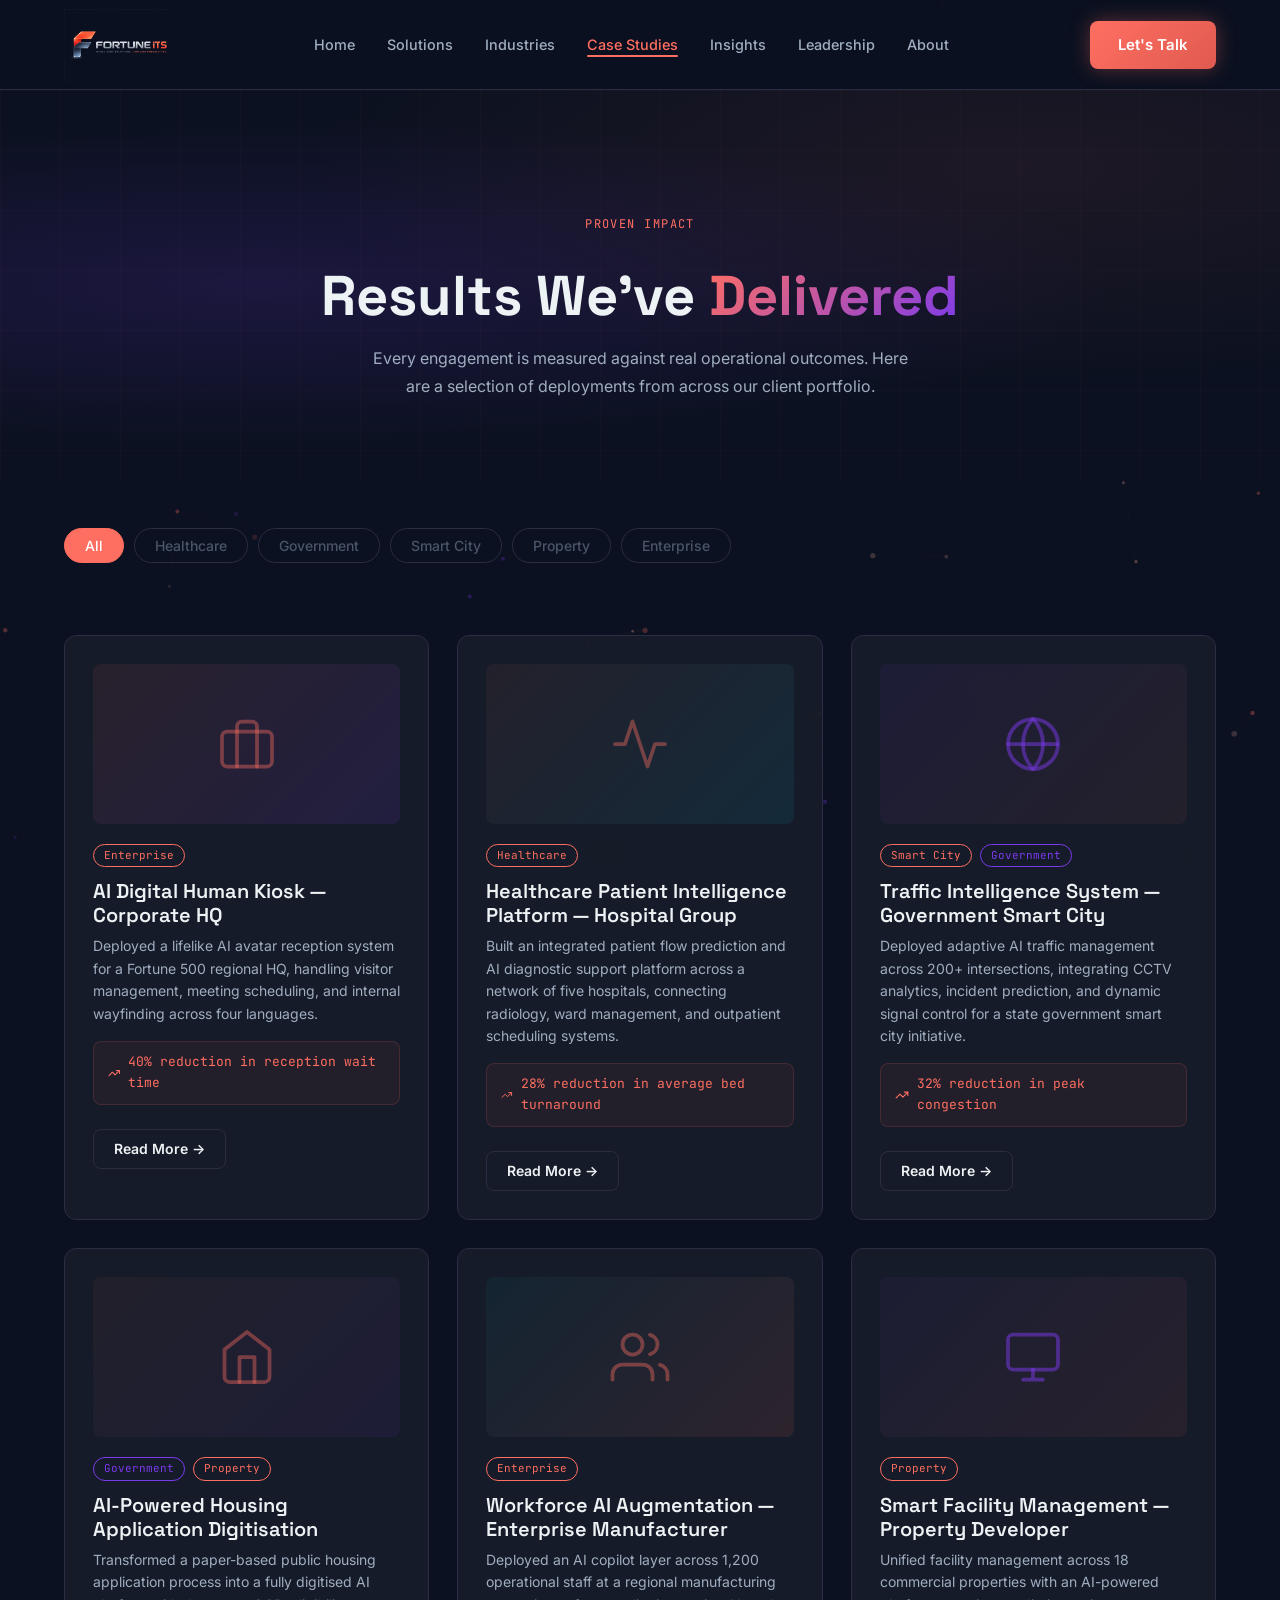
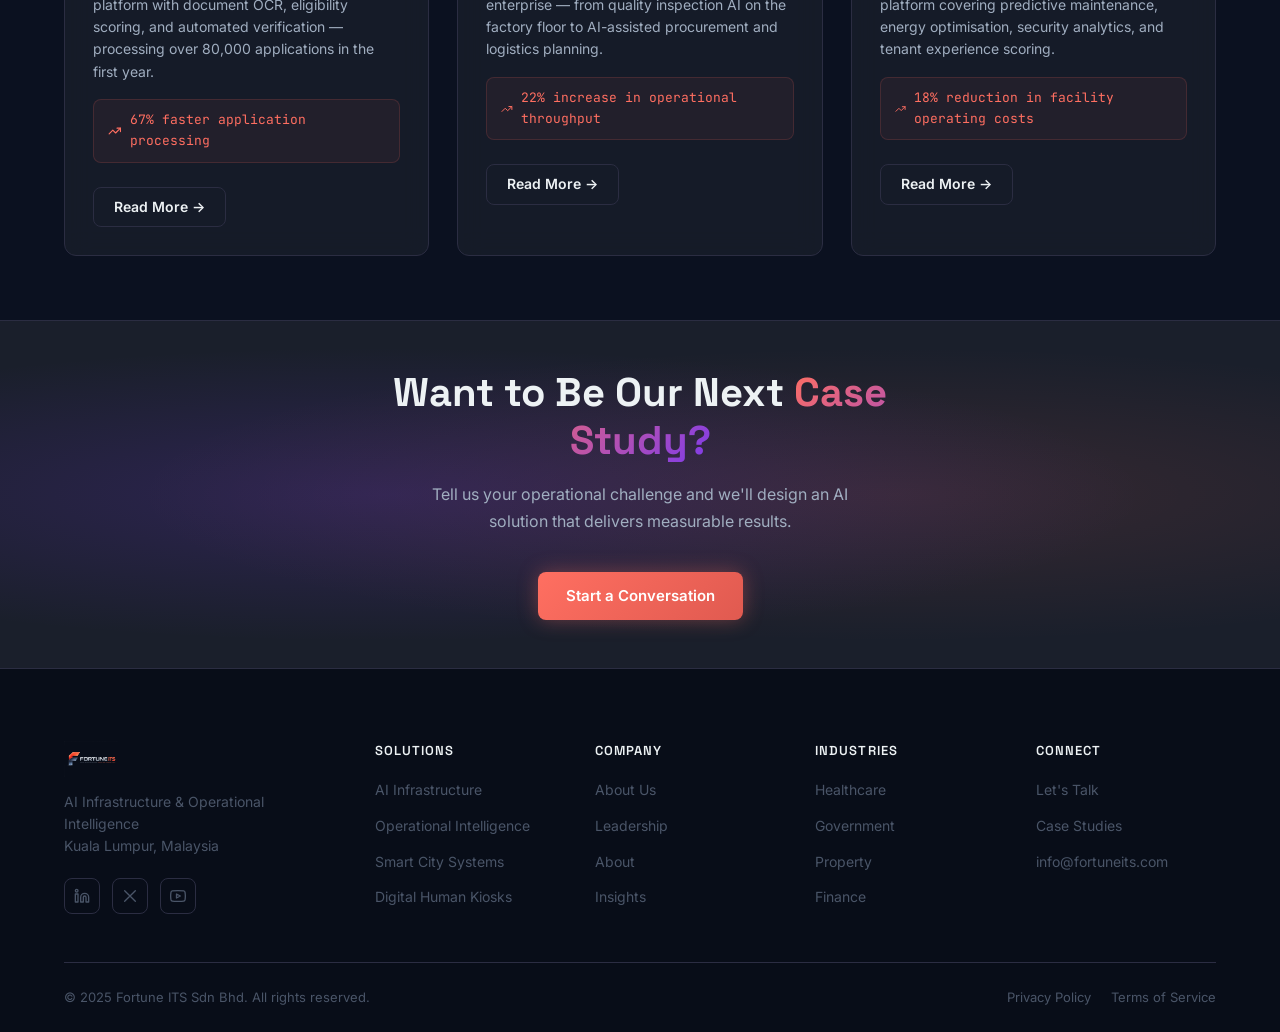
<file: case-studies.html>
﻿<!DOCTYPE html>
<html lang="en">
<head>
  <meta charset="UTF-8" />
  <meta name="viewport" content="width=device-width, initial-scale=1.0" />
  <title>Case Studies — Fortune ITS</title>
  <meta name="description" content="Real-world AI deployments by Fortune ITS — measurable outcomes across healthcare, government, smart city, property, and enterprise sectors." />
  <link rel="preconnect" href="https://fonts.googleapis.com" />
  <link rel="preconnect" href="https://fonts.gstatic.com" crossorigin />
  <link rel="stylesheet" href="css/styles.css" />
</head>
<body>

<canvas id="particles-bg" aria-hidden="true"></canvas>

<!-- ── Navigation ──────────────────────────────────────────── -->
<nav class="nav" role="navigation" aria-label="Main navigation">
  <div class="nav-inner">
    <a href="index.html" class="nav-logo" aria-label="Fortune ITS home">
      <img src="assets/logo.png" alt="Fortune ITS" style="height:72px;width:auto;" />
    </a>
    <ul class="nav-links">
      <li><a href="index.html">Home</a></li>
      <li><a href="solutions.html">Solutions</a></li>
      <li><a href="industries.html">Industries</a></li>
      <li><a href="case-studies.html">Case Studies</a></li>
      <li><a href="insights.html">Insights</a></li>
      <li><a href="leadership.html">Leadership</a></li>
      <li><a href="index.html#about">About</a></li>
    </ul>
    <a href="contact.html" class="btn btn-primary nav-cta">Let's Talk</a>
    <button class="hamburger" aria-label="Toggle menu" aria-expanded="false">
      <span></span><span></span><span></span>
    </button>
  </div>
</nav>
<div class="mobile-menu" role="dialog" aria-label="Mobile navigation">
  <a href="index.html">Home</a>
  <a href="solutions.html">Solutions</a>
  <a href="industries.html">Industries</a>
  <a href="case-studies.html">Case Studies</a>
  <a href="insights.html">Insights</a>
  <a href="leadership.html">Leadership</a>
  <a href="index.html#about">About</a>
  <a href="contact.html" class="btn btn-primary">Let's Talk</a>
</div>

<!-- ── Page Hero ────────────────────────────────────────────── -->
<header class="page-hero">
  <div class="container page-hero-content text-center">
    <p class="section-label reveal" style="display:inline-flex; justify-content:center;">Proven Impact</p>
    <h1 class="section-title mt-4 reveal reveal-delay-1" style="font-size:clamp(2rem,5vw,3.5rem);">Results We've <span class="gradient-text">Delivered</span></h1>
    <p class="body-text mt-4 reveal reveal-delay-2" style="max-width:560px; margin-left:auto; margin-right:auto;">Every engagement is measured against real operational outcomes. Here are a selection of deployments from across our client portfolio.</p>
  </div>
</header>

<main>
<!-- ── Filter Bar ────────────────────────────────────────────── -->
<section style="padding: 48px 0 0;">
  <div class="container">
    <div class="filter-bar reveal" role="group" aria-label="Filter case studies by category">
      <button class="filter-btn active" data-filter="all">All</button>
      <button class="filter-btn" data-filter="healthcare">Healthcare</button>
      <button class="filter-btn" data-filter="government">Government</button>
      <button class="filter-btn" data-filter="smart-city">Smart City</button>
      <button class="filter-btn" data-filter="property">Property</button>
      <button class="filter-btn" data-filter="enterprise">Enterprise</button>
    </div>
  </div>
</section>

<!-- ── Case Study Cards ──────────────────────────────────────── -->
<section class="section" style="padding-top: 32px;">
  <div class="container">
    <div class="grid-3" id="caseStudyGrid">

      <!-- 1: Digital Human Kiosk -->
      <div class="glass-card cs-card reveal" data-category="enterprise">
        <div class="cs-card-img" style="background: linear-gradient(135deg, rgba(255,111,97,0.08), rgba(124,58,237,0.12));" aria-hidden="true">
          <svg width="60" height="60" viewBox="0 0 24 24" fill="none" stroke="rgba(255,111,97,0.4)" stroke-width="1.5" stroke-linecap="round" stroke-linejoin="round"><rect x="2" y="7" width="20" height="14" rx="2"/><path d="M16 21V5a2 2 0 0 0-2-2h-4a2 2 0 0 0-2 2v16"/></svg>
        </div>
        <div style="display:flex; gap:8px; margin-bottom:12px;">
          <span class="pill pill-sm">Enterprise</span>
        </div>
        <h3 class="card-title" style="margin-bottom:8px;">AI Digital Human Kiosk — Corporate HQ</h3>
        <p class="small-text" style="color:var(--text-secondary);">Deployed a lifelike AI avatar reception system for a Fortune 500 regional HQ, handling visitor management, meeting scheduling, and internal wayfinding across four languages.</p>
        <div class="cs-stat">
          <svg width="14" height="14" viewBox="0 0 24 24" fill="none" stroke="var(--accent-1)" stroke-width="2" stroke-linecap="round" stroke-linejoin="round" aria-hidden="true"><polyline points="22 7 13.5 15.5 8.5 10.5 2 17"/><polyline points="16 7 22 7 22 13"/></svg>
          <span class="cs-stat-text">40% reduction in reception wait time</span>
        </div>
        <a href="contact.html" class="btn btn-ghost mt-6" style="display:inline-flex; padding:8px 20px; font-size:0.875rem;">Read More →</a>
      </div>

      <!-- 2: Healthcare Patient Intelligence -->
      <div class="glass-card cs-card reveal reveal-delay-1" data-category="healthcare">
        <div class="cs-card-img" style="background: linear-gradient(135deg, rgba(255,111,97,0.06), rgba(6,182,212,0.1));" aria-hidden="true">
          <svg width="60" height="60" viewBox="0 0 24 24" fill="none" stroke="rgba(255,111,97,0.4)" stroke-width="1.5" stroke-linecap="round" stroke-linejoin="round"><path d="M22 12h-4l-3 9L9 3l-3 9H2"/></svg>
        </div>
        <div style="display:flex; gap:8px; margin-bottom:12px;">
          <span class="pill pill-sm">Healthcare</span>
        </div>
        <h3 class="card-title" style="margin-bottom:8px;">Healthcare Patient Intelligence Platform — Hospital Group</h3>
        <p class="small-text" style="color:var(--text-secondary);">Built an integrated patient flow prediction and AI diagnostic support platform across a network of five hospitals, connecting radiology, ward management, and outpatient scheduling systems.</p>
        <div class="cs-stat">
          <svg width="14" height="14" viewBox="0 0 24 24" fill="none" stroke="var(--accent-1)" stroke-width="2" stroke-linecap="round" stroke-linejoin="round" aria-hidden="true"><polyline points="22 7 13.5 15.5 8.5 10.5 2 17"/><polyline points="16 7 22 7 22 13"/></svg>
          <span class="cs-stat-text">28% reduction in average bed turnaround</span>
        </div>
        <a href="contact.html" class="btn btn-ghost mt-6" style="display:inline-flex; padding:8px 20px; font-size:0.875rem;">Read More →</a>
      </div>

      <!-- 3: Traffic Intelligence -->
      <div class="glass-card cs-card reveal reveal-delay-2" data-category="smart-city">
        <div class="cs-card-img" style="background: linear-gradient(135deg, rgba(124,58,237,0.08), rgba(255,111,97,0.06));" aria-hidden="true">
          <svg width="60" height="60" viewBox="0 0 24 24" fill="none" stroke="rgba(124,58,237,0.5)" stroke-width="1.5" stroke-linecap="round" stroke-linejoin="round"><circle cx="12" cy="12" r="10"/><path d="M12 2a14.5 14.5 0 0 0 0 20 14.5 14.5 0 0 0 0-20"/><path d="M2 12h20"/></svg>
        </div>
        <div style="display:flex; gap:8px; margin-bottom:12px;">
          <span class="pill pill-sm">Smart City</span>
          <span class="pill pill-sm pill-purple">Government</span>
        </div>
        <h3 class="card-title" style="margin-bottom:8px;">Traffic Intelligence System — Government Smart City</h3>
        <p class="small-text" style="color:var(--text-secondary);">Deployed adaptive AI traffic management across 200+ intersections, integrating CCTV analytics, incident prediction, and dynamic signal control for a state government smart city initiative.</p>
        <div class="cs-stat">
          <svg width="14" height="14" viewBox="0 0 24 24" fill="none" stroke="var(--accent-1)" stroke-width="2" stroke-linecap="round" stroke-linejoin="round" aria-hidden="true"><polyline points="22 7 13.5 15.5 8.5 10.5 2 17"/><polyline points="16 7 22 7 22 13"/></svg>
          <span class="cs-stat-text">32% reduction in peak congestion</span>
        </div>
        <a href="contact.html" class="btn btn-ghost mt-6" style="display:inline-flex; padding:8px 20px; font-size:0.875rem;">Read More →</a>
      </div>

      <!-- 4: Housing Digitisation -->
      <div class="glass-card cs-card reveal" data-category="government">
        <div class="cs-card-img" style="background: linear-gradient(135deg, rgba(255,111,97,0.05), rgba(124,58,237,0.08));" aria-hidden="true">
          <svg width="60" height="60" viewBox="0 0 24 24" fill="none" stroke="rgba(255,111,97,0.4)" stroke-width="1.5" stroke-linecap="round" stroke-linejoin="round"><path d="M3 9l9-7 9 7v11a2 2 0 0 1-2 2H5a2 2 0 0 1-2-2z"/><polyline points="9 22 9 12 15 12 15 22"/></svg>
        </div>
        <div style="display:flex; gap:8px; margin-bottom:12px;">
          <span class="pill pill-sm pill-purple">Government</span>
          <span class="pill pill-sm">Property</span>
        </div>
        <h3 class="card-title" style="margin-bottom:8px;">AI-Powered Housing Application Digitisation</h3>
        <p class="small-text" style="color:var(--text-secondary);">Transformed a paper-based public housing application process into a fully digitised AI platform with document OCR, eligibility scoring, and automated verification — processing over 80,000 applications in the first year.</p>
        <div class="cs-stat">
          <svg width="14" height="14" viewBox="0 0 24 24" fill="none" stroke="var(--accent-1)" stroke-width="2" stroke-linecap="round" stroke-linejoin="round" aria-hidden="true"><polyline points="22 7 13.5 15.5 8.5 10.5 2 17"/><polyline points="16 7 22 7 22 13"/></svg>
          <span class="cs-stat-text">67% faster application processing</span>
        </div>
        <a href="contact.html" class="btn btn-ghost mt-6" style="display:inline-flex; padding:8px 20px; font-size:0.875rem;">Read More →</a>
      </div>

      <!-- 5: Workforce Augmentation -->
      <div class="glass-card cs-card reveal reveal-delay-1" data-category="enterprise">
        <div class="cs-card-img" style="background: linear-gradient(135deg, rgba(6,182,212,0.06), rgba(255,111,97,0.1));" aria-hidden="true">
          <svg width="60" height="60" viewBox="0 0 24 24" fill="none" stroke="rgba(255,111,97,0.4)" stroke-width="1.5" stroke-linecap="round" stroke-linejoin="round"><path d="M17 21v-2a4 4 0 0 0-4-4H5a4 4 0 0 0-4 4v2"/><circle cx="9" cy="7" r="4"/><path d="M23 21v-2a4 4 0 0 0-3-3.87"/><path d="M16 3.13a4 4 0 0 1 0 7.75"/></svg>
        </div>
        <div style="display:flex; gap:8px; margin-bottom:12px;">
          <span class="pill pill-sm">Enterprise</span>
        </div>
        <h3 class="card-title" style="margin-bottom:8px;">Workforce AI Augmentation — Enterprise Manufacturer</h3>
        <p class="small-text" style="color:var(--text-secondary);">Deployed an AI copilot layer across 1,200 operational staff at a regional manufacturing enterprise — from quality inspection AI on the factory floor to AI-assisted procurement and logistics planning.</p>
        <div class="cs-stat">
          <svg width="14" height="14" viewBox="0 0 24 24" fill="none" stroke="var(--accent-1)" stroke-width="2" stroke-linecap="round" stroke-linejoin="round" aria-hidden="true"><polyline points="22 7 13.5 15.5 8.5 10.5 2 17"/><polyline points="16 7 22 7 22 13"/></svg>
          <span class="cs-stat-text">22% increase in operational throughput</span>
        </div>
        <a href="contact.html" class="btn btn-ghost mt-6" style="display:inline-flex; padding:8px 20px; font-size:0.875rem;">Read More →</a>
      </div>

      <!-- 6: Smart Facility Management -->
      <div class="glass-card cs-card reveal reveal-delay-2" data-category="property">
        <div class="cs-card-img" style="background: linear-gradient(135deg, rgba(124,58,237,0.06), rgba(255,111,97,0.08));" aria-hidden="true">
          <svg width="60" height="60" viewBox="0 0 24 24" fill="none" stroke="rgba(124,58,237,0.5)" stroke-width="1.5" stroke-linecap="round" stroke-linejoin="round"><rect x="2" y="3" width="20" height="14" rx="2"/><path d="M8 21h8M12 17v4"/></svg>
        </div>
        <div style="display:flex; gap:8px; margin-bottom:12px;">
          <span class="pill pill-sm">Property</span>
        </div>
        <h3 class="card-title" style="margin-bottom:8px;">Smart Facility Management — Property Developer</h3>
        <p class="small-text" style="color:var(--text-secondary);">Unified facility management across 18 commercial properties with an AI-powered platform covering predictive maintenance, energy optimisation, security analytics, and tenant experience scoring.</p>
        <div class="cs-stat">
          <svg width="14" height="14" viewBox="0 0 24 24" fill="none" stroke="var(--accent-1)" stroke-width="2" stroke-linecap="round" stroke-linejoin="round" aria-hidden="true"><polyline points="22 7 13.5 15.5 8.5 10.5 2 17"/><polyline points="16 7 22 7 22 13"/></svg>
          <span class="cs-stat-text">18% reduction in facility operating costs</span>
        </div>
        <a href="contact.html" class="btn btn-ghost mt-6" style="display:inline-flex; padding:8px 20px; font-size:0.875rem;">Read More →</a>
      </div>

    </div>
  </div>
</section>

<!-- ── CTA ─────────────────────────────────────────────────── -->
<section class="cta-banner" style="background: var(--bg-card); border-top:1px solid var(--border);">
  <div class="container text-center reveal">
    <h2 class="section-title" style="max-width:560px; margin:0 auto 16px;">Want to Be Our Next <span class="gradient-text">Case Study?</span></h2>
    <p class="body-text" style="max-width:460px; margin:0 auto 36px;">Tell us your operational challenge and we'll design an AI solution that delivers measurable results.</p>
    <a href="contact.html" class="btn btn-primary">Start a Conversation</a>
  </div>
</section>
</main>

<!-- ── Footer ─────────────────────────────────────────────── -->
<footer class="footer">
  <div class="container">
    <div class="footer-grid">
      <div class="footer-brand">
        <img src="assets/logo.png" alt="Fortune ITS" class="footer-logo-img" />
        <p class="footer-tagline">AI Infrastructure &amp; Operational Intelligence<br>Kuala Lumpur, Malaysia</p>
        <div class="footer-social">
          <a href="#" aria-label="LinkedIn"><svg width="16" height="16" viewBox="0 0 24 24" fill="none" stroke="currentColor" stroke-width="2" stroke-linecap="round" stroke-linejoin="round" aria-hidden="true"><path d="M16 8a6 6 0 0 1 6 6v7h-4v-7a2 2 0 0 0-2-2 2 2 0 0 0-2 2v7h-4v-7a6 6 0 0 1 6-6z"/><rect x="2" y="9" width="4" height="12"/><circle cx="4" cy="4" r="2"/></svg></a>
          <a href="#" aria-label="Twitter / X"><svg width="16" height="16" viewBox="0 0 24 24" fill="none" stroke="currentColor" stroke-width="2" stroke-linecap="round" stroke-linejoin="round" aria-hidden="true"><path d="M4 4l16 16M4 20L20 4"/></svg></a>
          <a href="#" aria-label="YouTube"><svg width="16" height="16" viewBox="0 0 24 24" fill="none" stroke="currentColor" stroke-width="2" stroke-linecap="round" stroke-linejoin="round" aria-hidden="true"><path d="M22.54 6.42a2.78 2.78 0 0 0-1.95-1.96C18.88 4 12 4 12 4s-6.88 0-8.59.46A2.78 2.78 0 0 0 1.46 6.42 29 29 0 0 0 1 12a29 29 0 0 0 .46 5.58 2.78 2.78 0 0 0 1.95 1.95C5.12 20 12 20 12 20s6.88 0 8.59-.47a2.78 2.78 0 0 0 1.95-1.95A29 29 0 0 0 23 12a29 29 0 0 0-.46-5.58z"/><polygon points="9.75 15.02 15.5 12 9.75 8.98 9.75 15.02"/></svg></a>
        </div>
      </div>
      <div class="footer-col"><p class="footer-col-title">Solutions</p><ul><li><a href="industries.html">AI Infrastructure</a></li><li><a href="industries.html">Operational Intelligence</a></li><li><a href="industries.html">Smart City Systems</a></li><li><a href="industries.html">Digital Human Kiosks</a></li></ul></div>
      <div class="footer-col"><p class="footer-col-title">Company</p><ul><li><a href="leadership.html">About Us</a></li><li><a href="leadership.html">Leadership</a></li>
      <li><a href="index.html#about">About</a></li><li><a href="insights.html">Insights</a></li></ul></div>
      <div class="footer-col"><p class="footer-col-title">Industries</p><ul><li><a href="industries.html">Healthcare</a></li><li><a href="industries.html">Government</a></li><li><a href="industries.html">Property</a></li><li><a href="industries.html">Finance</a></li></ul></div>
      <div class="footer-col"><p class="footer-col-title">Connect</p><ul><li><a href="contact.html">Let's Talk</a></li><li><a href="case-studies.html">Case Studies</a></li><li><a href="mailto:info@fortuneits.com">info@fortuneits.com</a></li></ul></div>
    </div>
    <div class="footer-bottom">
      <p>&copy; 2025 Fortune ITS Sdn Bhd. All rights reserved.</p>
      <div class="footer-bottom-links"><a href="#">Privacy Policy</a><a href="#">Terms of Service</a></div>
    </div>
  </div>
</footer>

<script src="js/nav.js"></script>
<script src="js/animations.js"></script>
<script src="js/particles.js"></script>
</body>
</html>
</file>
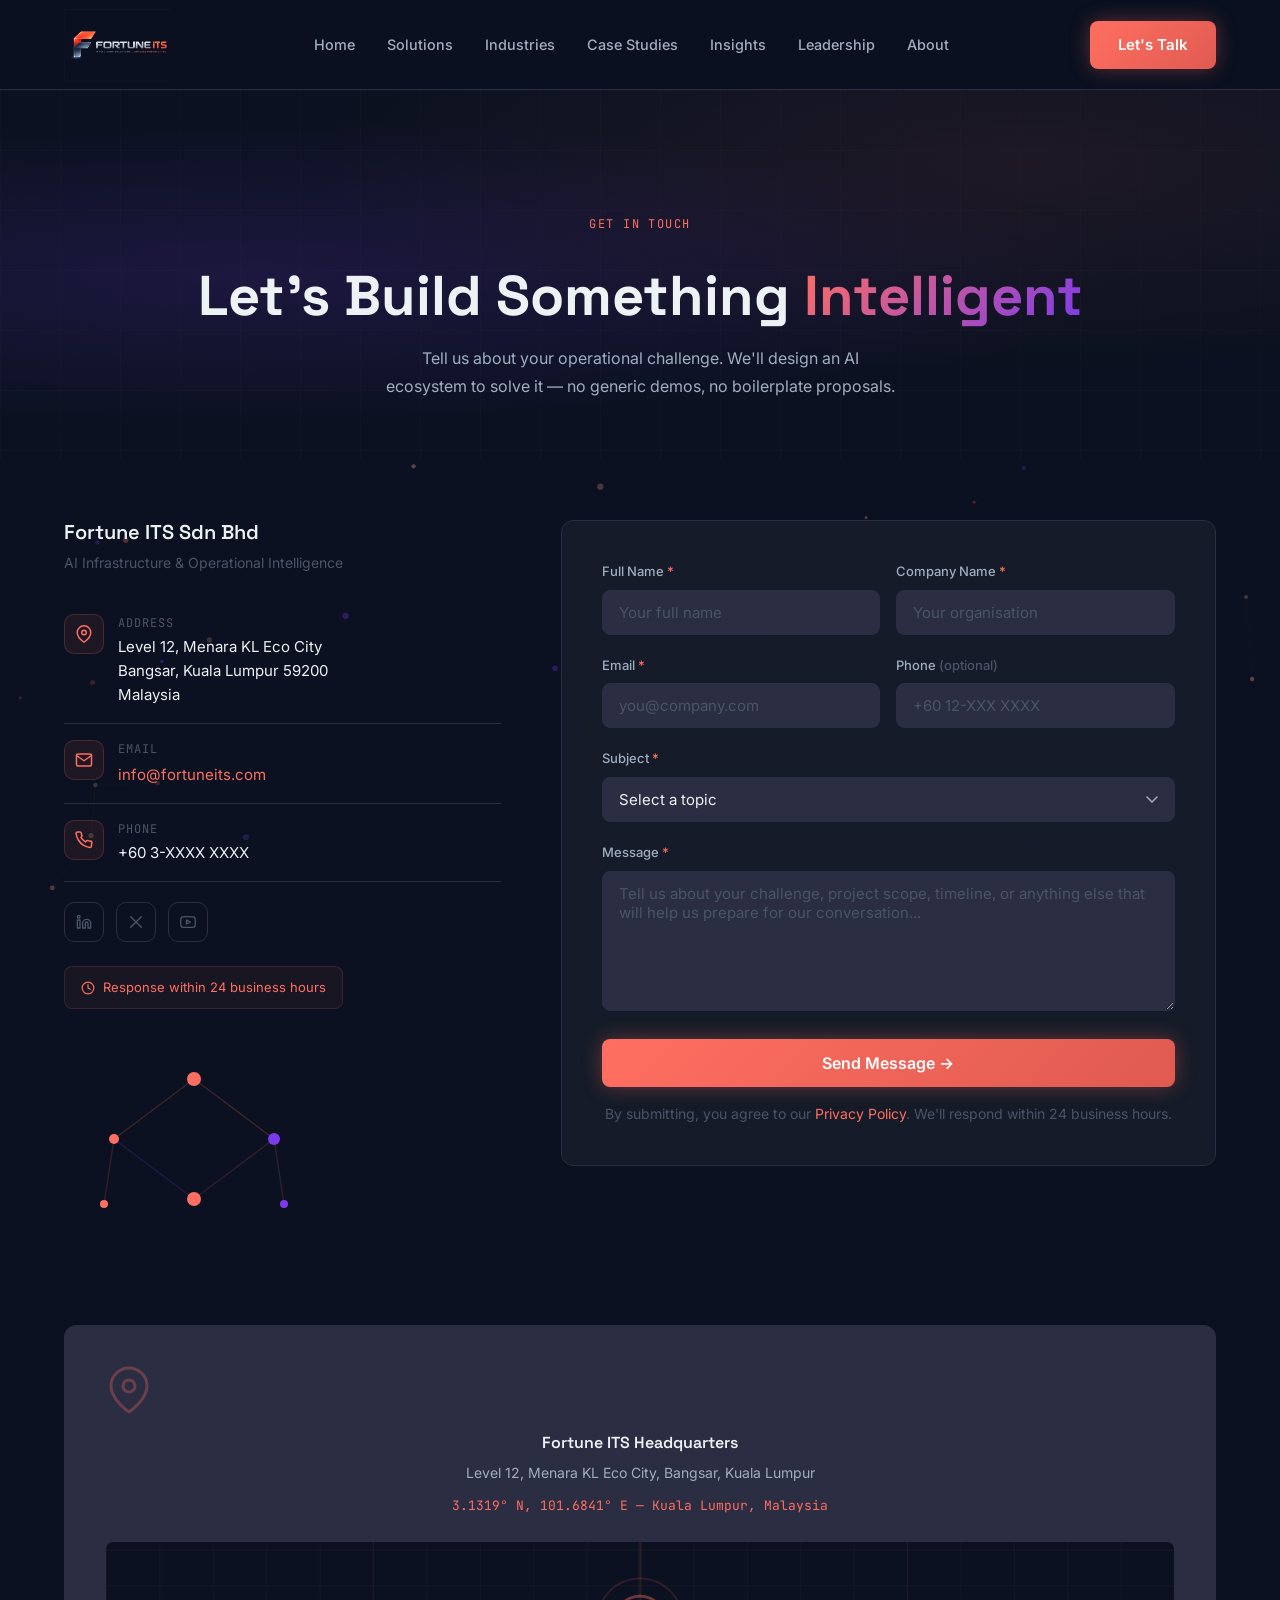
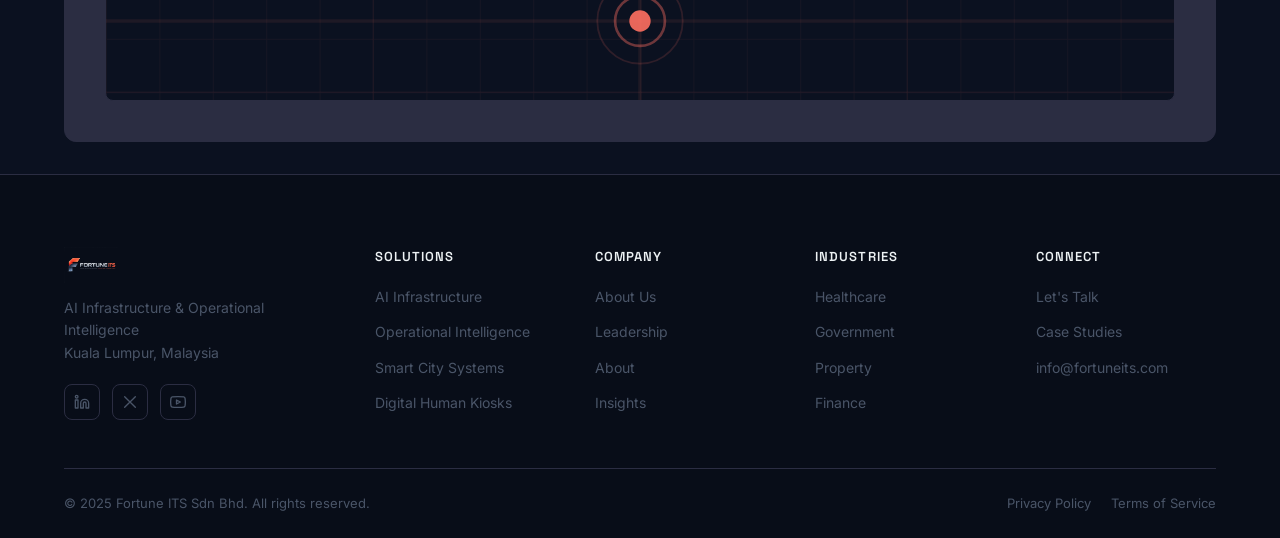
<file: contact.html>
﻿<!DOCTYPE html>
<html lang="en">
<head>
  <meta charset="UTF-8" />
  <meta name="viewport" content="width=device-width, initial-scale=1.0" />
  <title>Let's Talk — Fortune ITS</title>
  <meta name="description" content="Start a conversation with Fortune ITS about your AI infrastructure and operational intelligence needs." />
  <link rel="preconnect" href="https://fonts.googleapis.com" />
  <link rel="preconnect" href="https://fonts.gstatic.com" crossorigin />
  <link rel="stylesheet" href="css/styles.css" />
</head>
<body>

<canvas id="particles-bg" aria-hidden="true"></canvas>

<!-- ── Navigation ──────────────────────────────────────────── -->
<nav class="nav" role="navigation" aria-label="Main navigation">
  <div class="nav-inner">
    <a href="index.html" class="nav-logo" aria-label="Fortune ITS home">
      <img src="assets/logo.png" alt="Fortune ITS" style="height:72px;width:auto;" />
    </a>
    <ul class="nav-links">
      <li><a href="index.html">Home</a></li>
      <li><a href="solutions.html">Solutions</a></li>
      <li><a href="industries.html">Industries</a></li>
      <li><a href="case-studies.html">Case Studies</a></li>
      <li><a href="insights.html">Insights</a></li>
      <li><a href="leadership.html">Leadership</a></li>
      <li><a href="index.html#about">About</a></li>
    </ul>
    <a href="contact.html" class="btn btn-primary nav-cta">Let's Talk</a>
    <button class="hamburger" aria-label="Toggle menu" aria-expanded="false">
      <span></span><span></span><span></span>
    </button>
  </div>
</nav>
<div class="mobile-menu" role="dialog" aria-label="Mobile navigation">
  <a href="index.html">Home</a>
  <a href="solutions.html">Solutions</a>
  <a href="industries.html">Industries</a>
  <a href="case-studies.html">Case Studies</a>
  <a href="insights.html">Insights</a>
  <a href="leadership.html">Leadership</a>
  <a href="index.html#about">About</a>
  <a href="contact.html" class="btn btn-primary">Let's Talk</a>
</div>

<!-- ── Page Hero ────────────────────────────────────────────── -->
<header class="page-hero" style="padding-bottom:60px;">
  <div class="container page-hero-content text-center">
    <p class="section-label reveal" style="display:inline-flex; justify-content:center;">Get In Touch</p>
    <h1 class="section-title mt-4 reveal reveal-delay-1" style="font-size:clamp(2rem,5vw,3.5rem);">Let's Build Something <span class="gradient-text">Intelligent</span></h1>
    <p class="body-text mt-4 reveal reveal-delay-2" style="max-width:520px; margin-left:auto; margin-right:auto;">Tell us about your operational challenge. We'll design an AI ecosystem to solve it — no generic demos, no boilerplate proposals.</p>
  </div>
</header>

<main>
<!-- ── Contact Layout ─────────────────────────────────────────── -->
<section class="section" style="padding-top:60px;">
  <div class="container">
    <div class="contact-layout">

      <!-- Left: Info -->
      <div class="reveal">
        <h2 style="font-size:1.25rem; color:var(--text-primary); font-family:'Space Grotesk',sans-serif; font-weight:600; margin-bottom:8px;">Fortune ITS Sdn Bhd</h2>
        <p class="small-text" style="color:var(--text-muted); margin-bottom:24px;">AI Infrastructure &amp; Operational Intelligence</p>

        <div class="contact-info-item">
          <div class="contact-info-icon" aria-hidden="true">
            <svg width="18" height="18" viewBox="0 0 24 24" fill="none" stroke="currentColor" stroke-width="2" stroke-linecap="round" stroke-linejoin="round"><path d="M21 10c0 7-9 13-9 13s-9-6-9-13a9 9 0 0 1 18 0z"/><circle cx="12" cy="10" r="3"/></svg>
          </div>
          <div>
            <p class="contact-info-label">Address</p>
            <p class="contact-info-value">Level 12, Menara KL Eco City<br>Bangsar, Kuala Lumpur 59200<br>Malaysia</p>
          </div>
        </div>

        <div class="contact-info-item">
          <div class="contact-info-icon" aria-hidden="true">
            <svg width="18" height="18" viewBox="0 0 24 24" fill="none" stroke="currentColor" stroke-width="2" stroke-linecap="round" stroke-linejoin="round"><path d="M4 4h16c1.1 0 2 .9 2 2v12c0 1.1-.9 2-2 2H4c-1.1 0-2-.9-2-2V6c0-1.1.9-2 2-2z"/><polyline points="22,6 12,13 2,6"/></svg>
          </div>
          <div>
            <p class="contact-info-label">Email</p>
            <a href="mailto:info@fortuneits.com" class="contact-info-value" style="color:var(--accent-1); transition: opacity 0.2s;" onmouseover="this.style.opacity='0.7'" onmouseout="this.style.opacity='1'">info@fortuneits.com</a>
          </div>
        </div>

        <div class="contact-info-item">
          <div class="contact-info-icon" aria-hidden="true">
            <svg width="18" height="18" viewBox="0 0 24 24" fill="none" stroke="currentColor" stroke-width="2" stroke-linecap="round" stroke-linejoin="round"><path d="M22 16.92v3a2 2 0 0 1-2.18 2 19.79 19.79 0 0 1-8.63-3.07A19.5 19.5 0 0 1 4.49 12a19.79 19.79 0 0 1-3.07-8.67A2 2 0 0 1 3.4 1.18h3a2 2 0 0 1 2 1.72 12.84 12.84 0 0 0 .7 2.81 2 2 0 0 1-.45 2.11L7.91 8.6a16 16 0 0 0 6 6l1.27-1.27a2 2 0 0 1 2.11-.45 12.84 12.84 0 0 0 2.81.7A2 2 0 0 1 22 16.92z"/></svg>
          </div>
          <div>
            <p class="contact-info-label">Phone</p>
            <p class="contact-info-value">+60 3-XXXX XXXX</p>
          </div>
        </div>

        <div class="social-row">
          <a href="#" class="social-icon" aria-label="Fortune ITS LinkedIn">
            <svg width="16" height="16" viewBox="0 0 24 24" fill="none" stroke="currentColor" stroke-width="2" stroke-linecap="round" stroke-linejoin="round" aria-hidden="true"><path d="M16 8a6 6 0 0 1 6 6v7h-4v-7a2 2 0 0 0-2-2 2 2 0 0 0-2 2v7h-4v-7a6 6 0 0 1 6-6z"/><rect x="2" y="9" width="4" height="12"/><circle cx="4" cy="4" r="2"/></svg>
          </a>
          <a href="#" class="social-icon" aria-label="Fortune ITS Twitter / X">
            <svg width="16" height="16" viewBox="0 0 24 24" fill="none" stroke="currentColor" stroke-width="2" stroke-linecap="round" stroke-linejoin="round" aria-hidden="true"><path d="M4 4l16 16M4 20L20 4"/></svg>
          </a>
          <a href="#" class="social-icon" aria-label="Fortune ITS YouTube">
            <svg width="16" height="16" viewBox="0 0 24 24" fill="none" stroke="currentColor" stroke-width="2" stroke-linecap="round" stroke-linejoin="round" aria-hidden="true"><path d="M22.54 6.42a2.78 2.78 0 0 0-1.95-1.96C18.88 4 12 4 12 4s-6.88 0-8.59.46A2.78 2.78 0 0 0 1.46 6.42 29 29 0 0 0 1 12a29 29 0 0 0 .46 5.58 2.78 2.78 0 0 0 1.95 1.95C5.12 20 12 20 12 20s6.88 0 8.59-.47a2.78 2.78 0 0 0 1.95-1.95A29 29 0 0 0 23 12a29 29 0 0 0-.46-5.58z"/><polygon points="9.75 15.02 15.5 12 9.75 8.98 9.75 15.02"/></svg>
          </a>
        </div>

        <div class="trust-badge">
          <svg width="14" height="14" viewBox="0 0 24 24" fill="none" stroke="currentColor" stroke-width="2" stroke-linecap="round" stroke-linejoin="round" aria-hidden="true"><circle cx="12" cy="12" r="10"/><polyline points="12 6 12 12 16 14"/></svg>
          Response within 24 business hours
        </div>

        <!-- Decorative network graphic -->
        <div style="margin-top:40px;" aria-hidden="true">
          <svg class="network-svg" viewBox="0 0 260 180" width="260" height="180" fill="none">
            <line x1="130" y1="30"  x2="50"  y2="90"  stroke="rgba(255,111,97,0.2)" stroke-width="1.5"/>
            <line x1="130" y1="30"  x2="210" y2="90"  stroke="rgba(255,111,97,0.2)" stroke-width="1.5"/>
            <line x1="50"  y1="90"  x2="40"  y2="155" stroke="rgba(255,111,97,0.15)"stroke-width="1.5"/>
            <line x1="50"  y1="90"  x2="130" y2="150" stroke="rgba(124,58,237,0.2)"stroke-width="1.5"/>
            <line x1="210" y1="90"  x2="130" y2="150" stroke="rgba(255,111,97,0.15)"stroke-width="1.5"/>
            <line x1="210" y1="90"  x2="220" y2="155" stroke="rgba(255,111,97,0.15)"stroke-width="1.5"/>
            <circle cx="130" cy="30"  r="7" fill="#FF6F61"/>
            <circle cx="50"  cy="90"  r="5" fill="#FF6F61"/>
            <circle cx="210" cy="90"  r="6" fill="#7C3AED"/>
            <circle cx="40"  cy="155" r="4" fill="#FF6F61"/>
            <circle cx="130" cy="150" r="7" fill="#FF6F61"/>
            <circle cx="220" cy="155" r="4" fill="#7C3AED"/>
          </svg>
        </div>
      </div>

      <!-- Right: Form -->
      <div class="glass-card reveal reveal-delay-1" style="padding:40px;">

        <form id="contactForm" novalidate>
          <div class="form-row">
            <div class="form-group">
              <label class="form-label" for="fullName">Full Name <span style="color:var(--accent-1);">*</span></label>
              <input class="form-input" type="text" id="fullName" name="fullName" placeholder="Your full name" required autocomplete="name" />
            </div>
            <div class="form-group">
              <label class="form-label" for="companyName">Company Name <span style="color:var(--accent-1);">*</span></label>
              <input class="form-input" type="text" id="companyName" name="companyName" placeholder="Your organisation" required autocomplete="organization" />
            </div>
          </div>

          <div class="form-row">
            <div class="form-group">
              <label class="form-label" for="emailAddress">Email <span style="color:var(--accent-1);">*</span></label>
              <input class="form-input" type="email" id="emailAddress" name="emailAddress" placeholder="you@company.com" required autocomplete="email" />
            </div>
            <div class="form-group">
              <label class="form-label" for="phoneNumber">Phone <span style="color:var(--text-muted);">(optional)</span></label>
              <input class="form-input" type="tel" id="phoneNumber" name="phoneNumber" placeholder="+60 12-XXX XXXX" autocomplete="tel" />
            </div>
          </div>

          <div class="form-group">
            <label class="form-label" for="subject">Subject <span style="color:var(--accent-1);">*</span></label>
            <select class="form-select" id="subject" name="subject" required>
              <option value="" disabled selected>Select a topic</option>
              <option value="General Inquiry">General Inquiry</option>
              <option value="Partnership">Partnership</option>
              <option value="Project Proposal">Project Proposal</option>
              <option value="Careers">Careers</option>
              <option value="Other">Other</option>
            </select>
          </div>

          <div class="form-group">
            <label class="form-label" for="message">Message <span style="color:var(--accent-1);">*</span></label>
            <textarea class="form-textarea" id="message" name="message" placeholder="Tell us about your challenge, project scope, timeline, or anything else that will help us prepare for our conversation..." required></textarea>
          </div>

          <button type="submit" class="btn btn-primary" style="width:100%; justify-content:center; padding:14px 28px; font-size:1rem;">
            Send Message →
          </button>

          <p class="small-text mt-4" style="color:var(--text-muted); text-align:center;">By submitting, you agree to our <a href="#" style="color:var(--accent-1);">Privacy Policy</a>. We'll respond within 24 business hours.</p>
        </form>

        <!-- Success state -->
        <div id="formSuccess" class="form-success">
          <div class="form-success-icon" aria-hidden="true">
            <svg width="28" height="28" viewBox="0 0 24 24" fill="none" stroke="currentColor" stroke-width="2.5" stroke-linecap="round" stroke-linejoin="round"><polyline points="20 6 9 17 4 12"/></svg>
          </div>
          <h3 style="color:var(--text-primary); font-family:'Space Grotesk',sans-serif; font-size:1.375rem; margin-bottom:10px;">Your message is on its way.</h3>
          <p class="body-text" style="color:var(--text-secondary);">We'll be in touch shortly — typically within 24 business hours. In the meantime, explore our <a href="case-studies.html" style="color:var(--accent-1);">case studies</a> to see what we've built.</p>
        </div>

      </div>
    </div>
  </div>
</section>

<!-- ── Map / Location ─────────────────────────────────────────── -->
<section class="section-sm">
  <div class="container">
    <div class="map-placeholder">
      <div aria-hidden="true" style="margin-bottom:16px;">
        <svg width="48" height="48" viewBox="0 0 24 24" fill="none" stroke="rgba(255,111,97,0.3)" stroke-width="1.5" stroke-linecap="round" stroke-linejoin="round"><path d="M21 10c0 7-9 13-9 13s-9-6-9-13a9 9 0 0 1 18 0z"/><circle cx="12" cy="10" r="3"/></svg>
      </div>
      <p style="font-family:'Space Grotesk',sans-serif; font-weight:600; color:var(--text-primary); font-size:1rem; margin-bottom:6px;">Fortune ITS Headquarters</p>
      <p class="small-text" style="color:var(--text-secondary);">Level 12, Menara KL Eco City, Bangsar, Kuala Lumpur</p>
      <p class="map-coords">3.1319° N, 101.6841° E — Kuala Lumpur, Malaysia</p>
      <div style="margin-top:24px; width:100%; height:160px; background:var(--bg-deep); border-radius:8px; border:1px solid var(--border); display:flex; align-items:center; justify-content:center; position:relative; overflow:hidden;">
        <!-- Stylised grid map -->
        <svg width="100%" height="100%" viewBox="0 0 600 160" preserveAspectRatio="xMidYMid slice" aria-hidden="true">
          <defs>
            <pattern id="mapGrid" width="30" height="30" patternUnits="userSpaceOnUse">
              <path d="M 30 0 L 0 0 0 30" fill="none" stroke="rgba(255,111,97,0.05)" stroke-width="1"/>
            </pattern>
          </defs>
          <rect width="600" height="160" fill="url(#mapGrid)"/>
          <!-- Road-like lines -->
          <line x1="0" y1="80" x2="600" y2="80" stroke="rgba(255,111,97,0.08)" stroke-width="2"/>
          <line x1="300" y1="0" x2="300" y2="160" stroke="rgba(255,111,97,0.08)" stroke-width="2"/>
          <line x1="0" y1="40" x2="600" y2="40" stroke="rgba(255,111,97,0.04)" stroke-width="1"/>
          <line x1="0" y1="120" x2="600" y2="120" stroke="rgba(255,111,97,0.04)" stroke-width="1"/>
          <line x1="150" y1="0" x2="150" y2="160" stroke="rgba(255,111,97,0.04)" stroke-width="1"/>
          <line x1="450" y1="0" x2="450" y2="160" stroke="rgba(255,111,97,0.04)" stroke-width="1"/>
          <!-- Location pin -->
          <circle cx="300" cy="80" r="6" fill="var(--accent-1)" opacity="0.9"/>
          <circle cx="300" cy="80" r="14" fill="none" stroke="var(--accent-1)" stroke-width="1.5" opacity="0.4"/>
          <circle cx="300" cy="80" r="24" fill="none" stroke="var(--accent-1)" stroke-width="1" opacity="0.15"/>
        </svg>
      </div>
    </div>
  </div>
</section>
</main>

<!-- ── Footer ─────────────────────────────────────────────── -->
<footer class="footer">
  <div class="container">
    <div class="footer-grid">
      <div class="footer-brand">
        <img src="assets/logo.png" alt="Fortune ITS" class="footer-logo-img" />
        <p class="footer-tagline">AI Infrastructure &amp; Operational Intelligence<br>Kuala Lumpur, Malaysia</p>
        <div class="footer-social">
          <a href="#" aria-label="LinkedIn"><svg width="16" height="16" viewBox="0 0 24 24" fill="none" stroke="currentColor" stroke-width="2" stroke-linecap="round" stroke-linejoin="round" aria-hidden="true"><path d="M16 8a6 6 0 0 1 6 6v7h-4v-7a2 2 0 0 0-2-2 2 2 0 0 0-2 2v7h-4v-7a6 6 0 0 1 6-6z"/><rect x="2" y="9" width="4" height="12"/><circle cx="4" cy="4" r="2"/></svg></a>
          <a href="#" aria-label="Twitter / X"><svg width="16" height="16" viewBox="0 0 24 24" fill="none" stroke="currentColor" stroke-width="2" stroke-linecap="round" stroke-linejoin="round" aria-hidden="true"><path d="M4 4l16 16M4 20L20 4"/></svg></a>
          <a href="#" aria-label="YouTube"><svg width="16" height="16" viewBox="0 0 24 24" fill="none" stroke="currentColor" stroke-width="2" stroke-linecap="round" stroke-linejoin="round" aria-hidden="true"><path d="M22.54 6.42a2.78 2.78 0 0 0-1.95-1.96C18.88 4 12 4 12 4s-6.88 0-8.59.46A2.78 2.78 0 0 0 1.46 6.42 29 29 0 0 0 1 12a29 29 0 0 0 .46 5.58 2.78 2.78 0 0 0 1.95 1.95C5.12 20 12 20 12 20s6.88 0 8.59-.47a2.78 2.78 0 0 0 1.95-1.95A29 29 0 0 0 23 12a29 29 0 0 0-.46-5.58z"/><polygon points="9.75 15.02 15.5 12 9.75 8.98 9.75 15.02"/></svg></a>
        </div>
      </div>
      <div class="footer-col"><p class="footer-col-title">Solutions</p><ul><li><a href="industries.html">AI Infrastructure</a></li><li><a href="industries.html">Operational Intelligence</a></li><li><a href="industries.html">Smart City Systems</a></li><li><a href="industries.html">Digital Human Kiosks</a></li></ul></div>
      <div class="footer-col"><p class="footer-col-title">Company</p><ul><li><a href="leadership.html">About Us</a></li><li><a href="leadership.html">Leadership</a></li>
      <li><a href="index.html#about">About</a></li><li><a href="insights.html">Insights</a></li></ul></div>
      <div class="footer-col"><p class="footer-col-title">Industries</p><ul><li><a href="industries.html">Healthcare</a></li><li><a href="industries.html">Government</a></li><li><a href="industries.html">Property</a></li><li><a href="industries.html">Finance</a></li></ul></div>
      <div class="footer-col"><p class="footer-col-title">Connect</p><ul><li><a href="contact.html">Let's Talk</a></li><li><a href="case-studies.html">Case Studies</a></li><li><a href="mailto:info@fortuneits.com">info@fortuneits.com</a></li></ul></div>
    </div>
    <div class="footer-bottom">
      <p>&copy; 2025 Fortune ITS Sdn Bhd. All rights reserved.</p>
      <div class="footer-bottom-links"><a href="#">Privacy Policy</a><a href="#">Terms of Service</a></div>
    </div>
  </div>
</footer>

<script src="js/nav.js"></script>
<script src="js/contact.js"></script>
<script src="js/animations.js"></script>
<script src="js/particles.js"></script>
</body>
</html>
</file>
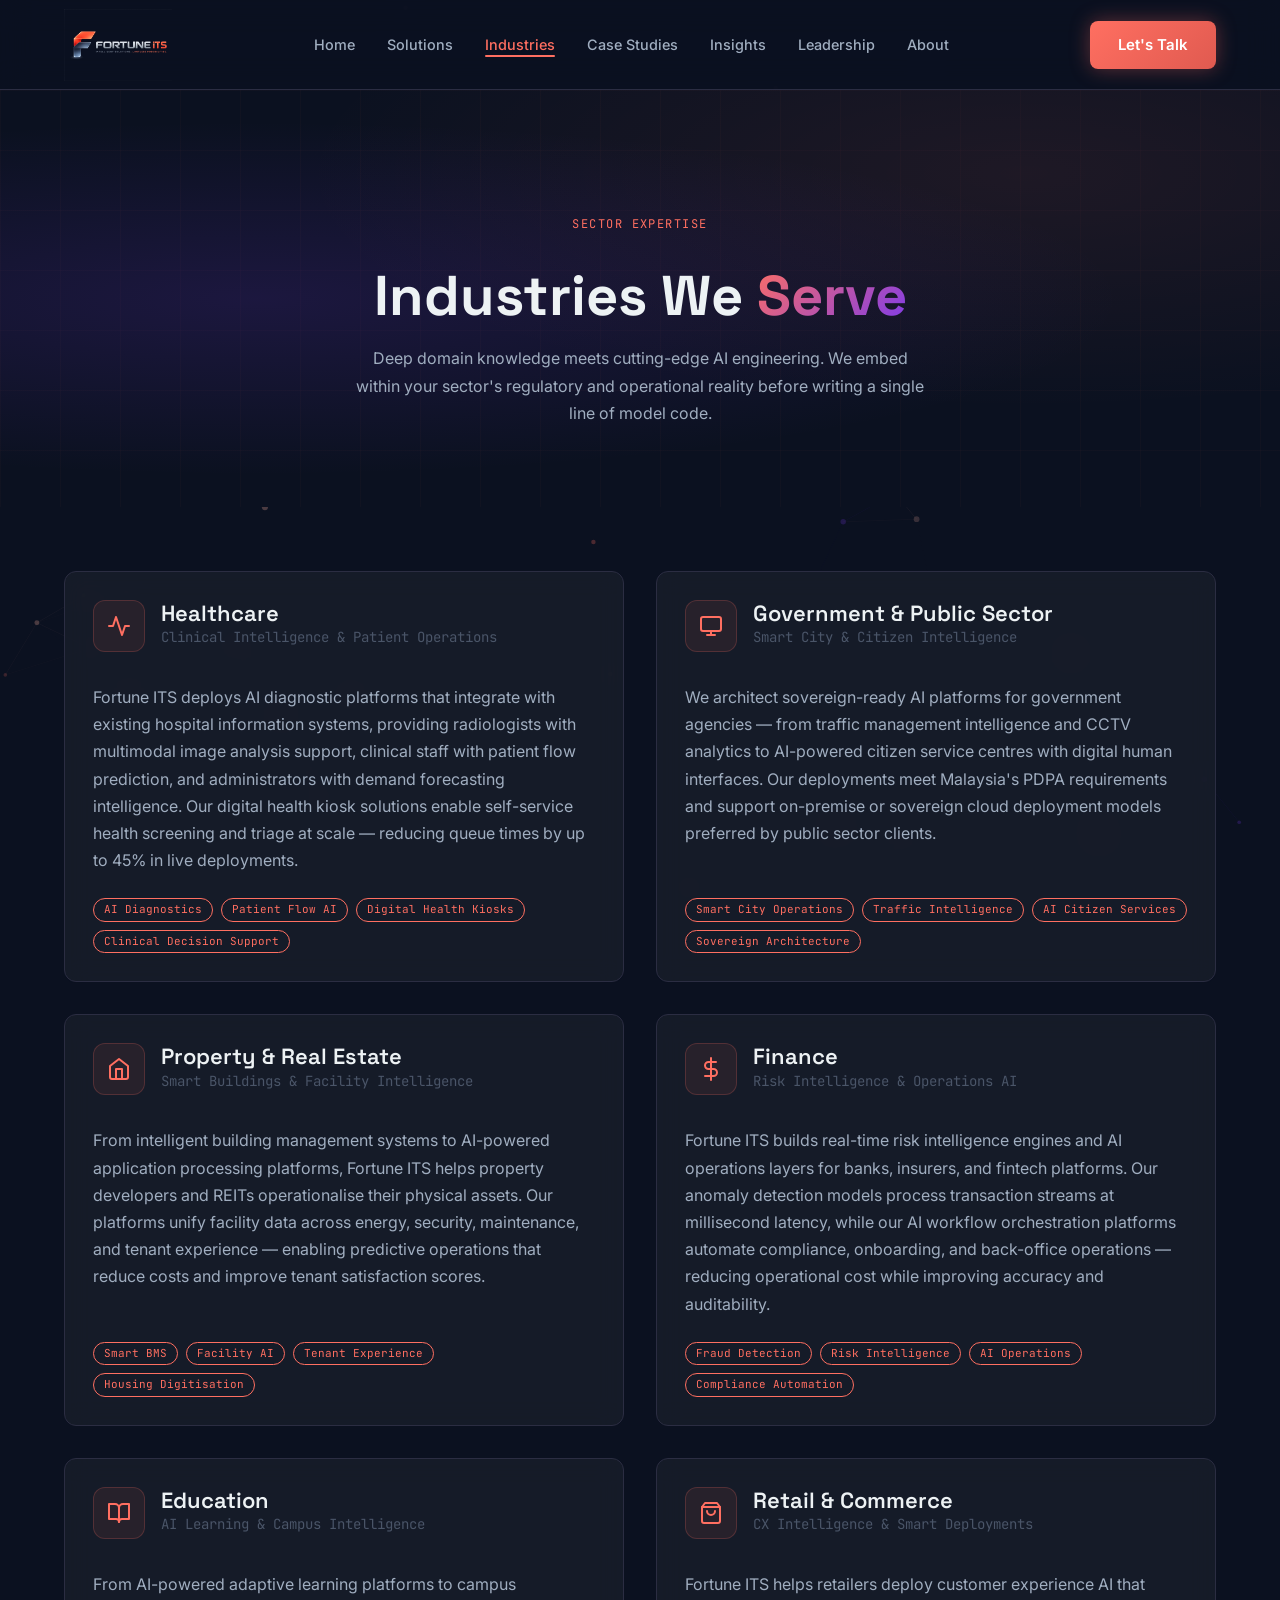
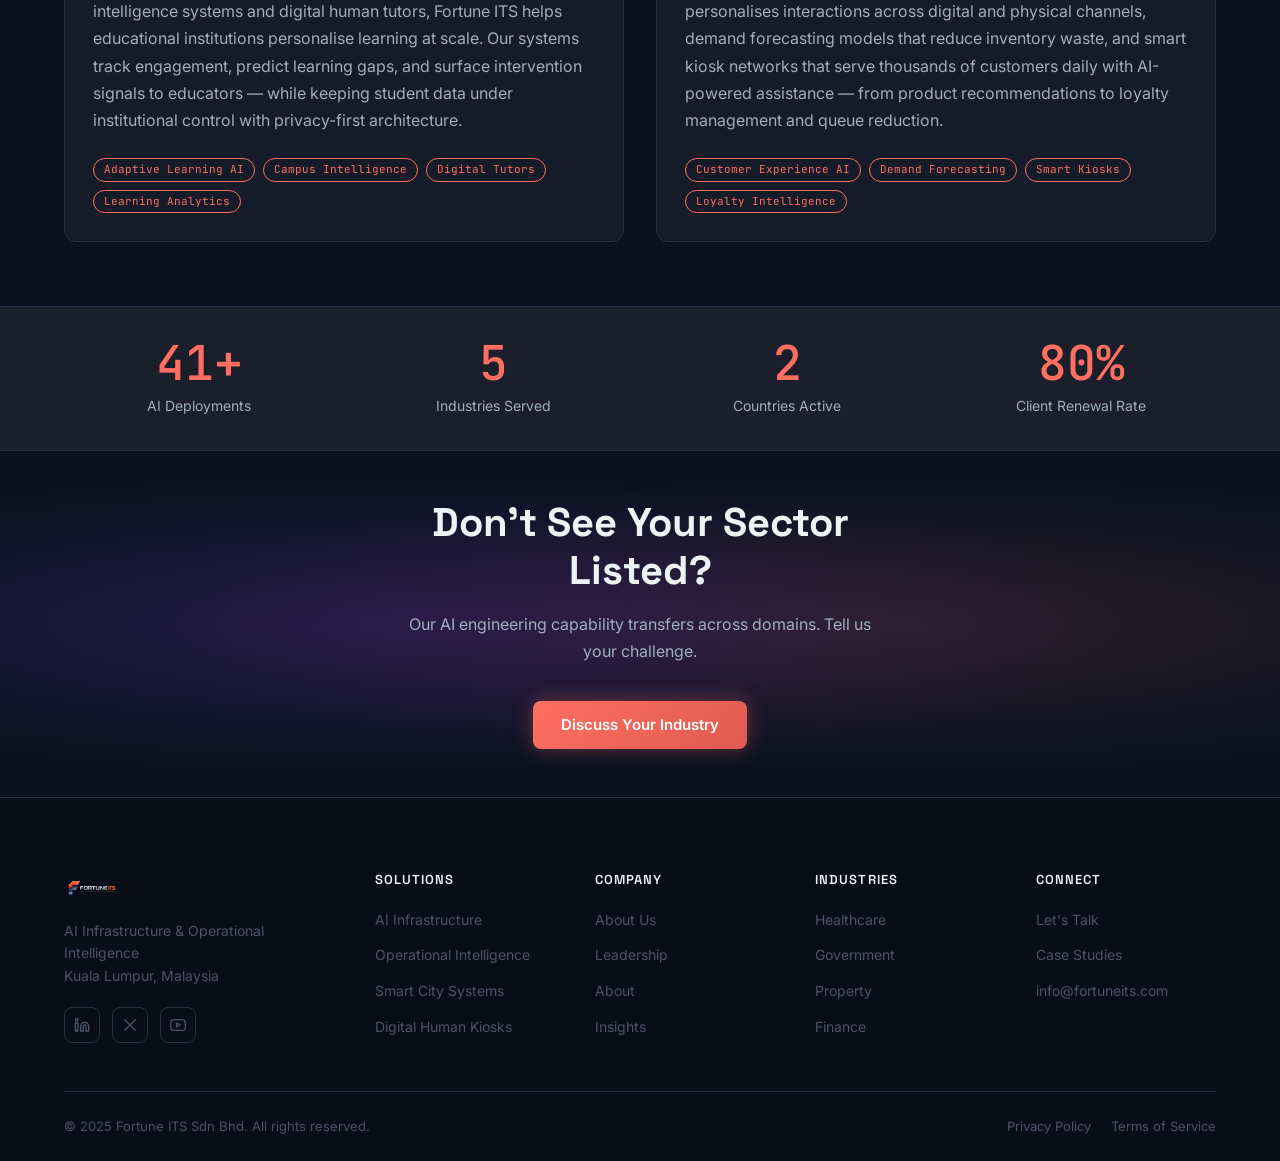
<file: industries.html>
﻿<!DOCTYPE html>
<html lang="en">
<head>
  <meta charset="UTF-8" />
  <meta name="viewport" content="width=device-width, initial-scale=1.0" />
  <title>Industries — Fortune ITS</title>
  <meta name="description" content="Fortune ITS delivers AI-powered operational transformation across Healthcare, Government, Property, Finance, Education, and Retail sectors." />
  <link rel="preconnect" href="https://fonts.googleapis.com" />
  <link rel="preconnect" href="https://fonts.gstatic.com" crossorigin />
  <link rel="stylesheet" href="css/styles.css" />
</head>
<body>

<canvas id="particles-bg" aria-hidden="true"></canvas>

<!-- ── Navigation ──────────────────────────────────────────── -->
<nav class="nav" role="navigation" aria-label="Main navigation">
  <div class="nav-inner">
    <a href="index.html" class="nav-logo" aria-label="Fortune ITS home">
      <img src="assets/logo.png" alt="Fortune ITS" style="height:72px;width:auto;" />
    </a>
    <ul class="nav-links">
      <li><a href="index.html">Home</a></li>
      <li><a href="solutions.html">Solutions</a></li>
      <li><a href="industries.html">Industries</a></li>
      <li><a href="case-studies.html">Case Studies</a></li>
      <li><a href="insights.html">Insights</a></li>
      <li><a href="leadership.html">Leadership</a></li>
      <li><a href="index.html#about">About</a></li>
    </ul>
    <a href="contact.html" class="btn btn-primary nav-cta">Let's Talk</a>
    <button class="hamburger" aria-label="Toggle menu" aria-expanded="false">
      <span></span><span></span><span></span>
    </button>
  </div>
</nav>
<div class="mobile-menu" role="dialog" aria-label="Mobile navigation">
  <a href="index.html">Home</a>
  <a href="solutions.html">Solutions</a>
  <a href="industries.html">Industries</a>
  <a href="case-studies.html">Case Studies</a>
  <a href="insights.html">Insights</a>
  <a href="leadership.html">Leadership</a>
  <a href="index.html#about">About</a>
  <a href="contact.html" class="btn btn-primary">Let's Talk</a>
</div>

<!-- ── Page Hero ────────────────────────────────────────────── -->
<header class="page-hero">
  <div class="container page-hero-content text-center">
    <p class="section-label reveal" style="justify-content:center; display:inline-flex;">Sector Expertise</p>
    <h1 class="section-title mt-4 reveal reveal-delay-1" style="font-size:clamp(2rem,5vw,3.5rem);">Industries We <span class="gradient-text">Serve</span></h1>
    <p class="body-text mt-4 reveal reveal-delay-2" style="max-width:580px; margin-left:auto; margin-right:auto;">Deep domain knowledge meets cutting-edge AI engineering. We embed within your sector's regulatory and operational reality before writing a single line of model code.</p>
  </div>
</header>

<!-- ── Industry Cards ───────────────────────────────────────── -->
<main>
<section class="section">
  <div class="container">
    <div class="grid-2">

      <!-- Healthcare -->
      <div class="glass-card industry-detail-card reveal">
        <div style="display:flex; align-items:flex-start; gap:16px; margin-bottom:16px;">
          <div class="industry-icon" aria-hidden="true">
            <svg width="24" height="24" viewBox="0 0 24 24" fill="none" stroke="currentColor" stroke-width="2" stroke-linecap="round" stroke-linejoin="round"><path d="M22 12h-4l-3 9L9 3l-3 9H2"/></svg>
          </div>
          <div>
            <h2 class="card-title" style="font-size:1.375rem;">Healthcare</h2>
            <p class="small-text" style="color:var(--text-muted); font-family:'JetBrains Mono',monospace;">Clinical Intelligence &amp; Patient Operations</p>
          </div>
        </div>
        <p class="body-text card-desc">Fortune ITS deploys AI diagnostic platforms that integrate with existing hospital information systems, providing radiologists with multimodal image analysis support, clinical staff with patient flow prediction, and administrators with demand forecasting intelligence. Our digital health kiosk solutions enable self-service health screening and triage at scale — reducing queue times by up to 45% in live deployments.</p>
        <div class="industry-tags mt-4">
          <span class="pill pill-sm">AI Diagnostics</span>
          <span class="pill pill-sm">Patient Flow AI</span>
          <span class="pill pill-sm">Digital Health Kiosks</span>
          <span class="pill pill-sm">Clinical Decision Support</span>
        </div>
      </div>

      <!-- Government -->
      <div class="glass-card industry-detail-card reveal reveal-delay-1">
        <div style="display:flex; align-items:flex-start; gap:16px; margin-bottom:16px;">
          <div class="industry-icon" aria-hidden="true">
            <svg width="24" height="24" viewBox="0 0 24 24" fill="none" stroke="currentColor" stroke-width="2" stroke-linecap="round" stroke-linejoin="round"><rect x="2" y="3" width="20" height="14" rx="2"/><path d="M8 21h8M12 17v4"/></svg>
          </div>
          <div>
            <h2 class="card-title" style="font-size:1.375rem;">Government &amp; Public Sector</h2>
            <p class="small-text" style="color:var(--text-muted); font-family:'JetBrains Mono',monospace;">Smart City &amp; Citizen Intelligence</p>
          </div>
        </div>
        <p class="body-text card-desc">We architect sovereign-ready AI platforms for government agencies — from traffic management intelligence and CCTV analytics to AI-powered citizen service centres with digital human interfaces. Our deployments meet Malaysia's PDPA requirements and support on-premise or sovereign cloud deployment models preferred by public sector clients.</p>
        <div class="industry-tags mt-4">
          <span class="pill pill-sm">Smart City Operations</span>
          <span class="pill pill-sm">Traffic Intelligence</span>
          <span class="pill pill-sm">AI Citizen Services</span>
          <span class="pill pill-sm">Sovereign Architecture</span>
        </div>
      </div>

      <!-- Property -->
      <div class="glass-card industry-detail-card reveal">
        <div style="display:flex; align-items:flex-start; gap:16px; margin-bottom:16px;">
          <div class="industry-icon" aria-hidden="true">
            <svg width="24" height="24" viewBox="0 0 24 24" fill="none" stroke="currentColor" stroke-width="2" stroke-linecap="round" stroke-linejoin="round"><path d="M3 9l9-7 9 7v11a2 2 0 0 1-2 2H5a2 2 0 0 1-2-2z"/><polyline points="9 22 9 12 15 12 15 22"/></svg>
          </div>
          <div>
            <h2 class="card-title" style="font-size:1.375rem;">Property &amp; Real Estate</h2>
            <p class="small-text" style="color:var(--text-muted); font-family:'JetBrains Mono',monospace;">Smart Buildings &amp; Facility Intelligence</p>
          </div>
        </div>
        <p class="body-text card-desc">From intelligent building management systems to AI-powered application processing platforms, Fortune ITS helps property developers and REITs operationalise their physical assets. Our platforms unify facility data across energy, security, maintenance, and tenant experience — enabling predictive operations that reduce costs and improve tenant satisfaction scores.</p>
        <div class="industry-tags mt-4">
          <span class="pill pill-sm">Smart BMS</span>
          <span class="pill pill-sm">Facility AI</span>
          <span class="pill pill-sm">Tenant Experience</span>
          <span class="pill pill-sm">Housing Digitisation</span>
        </div>
      </div>

      <!-- Finance -->
      <div class="glass-card industry-detail-card reveal reveal-delay-1">
        <div style="display:flex; align-items:flex-start; gap:16px; margin-bottom:16px;">
          <div class="industry-icon" aria-hidden="true">
            <svg width="24" height="24" viewBox="0 0 24 24" fill="none" stroke="currentColor" stroke-width="2" stroke-linecap="round" stroke-linejoin="round"><line x1="12" y1="1" x2="12" y2="23"/><path d="M17 5H9.5a3.5 3.5 0 0 0 0 7h5a3.5 3.5 0 0 1 0 7H6"/></svg>
          </div>
          <div>
            <h2 class="card-title" style="font-size:1.375rem;">Finance</h2>
            <p class="small-text" style="color:var(--text-muted); font-family:'JetBrains Mono',monospace;">Risk Intelligence &amp; Operations AI</p>
          </div>
        </div>
        <p class="body-text card-desc">Fortune ITS builds real-time risk intelligence engines and AI operations layers for banks, insurers, and fintech platforms. Our anomaly detection models process transaction streams at millisecond latency, while our AI workflow orchestration platforms automate compliance, onboarding, and back-office operations — reducing operational cost while improving accuracy and auditability.</p>
        <div class="industry-tags mt-4">
          <span class="pill pill-sm">Fraud Detection</span>
          <span class="pill pill-sm">Risk Intelligence</span>
          <span class="pill pill-sm">AI Operations</span>
          <span class="pill pill-sm">Compliance Automation</span>
        </div>
      </div>

      <!-- Education -->
      <div class="glass-card industry-detail-card reveal">
        <div style="display:flex; align-items:flex-start; gap:16px; margin-bottom:16px;">
          <div class="industry-icon" aria-hidden="true">
            <svg width="24" height="24" viewBox="0 0 24 24" fill="none" stroke="currentColor" stroke-width="2" stroke-linecap="round" stroke-linejoin="round"><path d="M2 3h6a4 4 0 0 1 4 4v14a3 3 0 0 0-3-3H2z"/><path d="M22 3h-6a4 4 0 0 0-4 4v14a3 3 0 0 1 3-3h7z"/></svg>
          </div>
          <div>
            <h2 class="card-title" style="font-size:1.375rem;">Education</h2>
            <p class="small-text" style="color:var(--text-muted); font-family:'JetBrains Mono',monospace;">AI Learning &amp; Campus Intelligence</p>
          </div>
        </div>
        <p class="body-text card-desc">From AI-powered adaptive learning platforms to campus intelligence systems and digital human tutors, Fortune ITS helps educational institutions personalise learning at scale. Our systems track engagement, predict learning gaps, and surface intervention signals to educators — while keeping student data under institutional control with privacy-first architecture.</p>
        <div class="industry-tags mt-4">
          <span class="pill pill-sm">Adaptive Learning AI</span>
          <span class="pill pill-sm">Campus Intelligence</span>
          <span class="pill pill-sm">Digital Tutors</span>
          <span class="pill pill-sm">Learning Analytics</span>
        </div>
      </div>

      <!-- Retail -->
      <div class="glass-card industry-detail-card reveal reveal-delay-1">
        <div style="display:flex; align-items:flex-start; gap:16px; margin-bottom:16px;">
          <div class="industry-icon" aria-hidden="true">
            <svg width="24" height="24" viewBox="0 0 24 24" fill="none" stroke="currentColor" stroke-width="2" stroke-linecap="round" stroke-linejoin="round"><path d="M6 2 3 6v14a2 2 0 0 0 2 2h14a2 2 0 0 0 2-2V6l-3-4z"/><line x1="3" y1="6" x2="21" y2="6"/><path d="M16 10a4 4 0 0 1-8 0"/></svg>
          </div>
          <div>
            <h2 class="card-title" style="font-size:1.375rem;">Retail &amp; Commerce</h2>
            <p class="small-text" style="color:var(--text-muted); font-family:'JetBrains Mono',monospace;">CX Intelligence &amp; Smart Deployments</p>
          </div>
        </div>
        <p class="body-text card-desc">Fortune ITS helps retailers deploy customer experience AI that personalises interactions across digital and physical channels, demand forecasting models that reduce inventory waste, and smart kiosk networks that serve thousands of customers daily with AI-powered assistance — from product recommendations to loyalty management and queue reduction.</p>
        <div class="industry-tags mt-4">
          <span class="pill pill-sm">Customer Experience AI</span>
          <span class="pill pill-sm">Demand Forecasting</span>
          <span class="pill pill-sm">Smart Kiosks</span>
          <span class="pill pill-sm">Loyalty Intelligence</span>
        </div>
      </div>

    </div>
  </div>
</section>

<!-- ── Stats bar ──────────────────────────────────────────── -->
<section class="section-sm" style="background: var(--bg-card); border-top:1px solid var(--border); border-bottom:1px solid var(--border);">
  <div class="container">
    <div class="grid-4" style="text-align:center;">
      <div class="reveal">
        <div class="counter-num"><span data-count="50">50</span>+</div>
        <p class="small-text mt-2" style="color:var(--text-secondary);">AI Deployments</p>
      </div>
      <div class="reveal reveal-delay-1">
        <div class="counter-num"><span data-count="6">6</span></div>
        <p class="small-text mt-2" style="color:var(--text-secondary);">Industries Served</p>
      </div>
      <div class="reveal reveal-delay-2">
        <div class="counter-num"><span data-count="3">3</span></div>
        <p class="small-text mt-2" style="color:var(--text-secondary);">Countries Active</p>
      </div>
      <div class="reveal reveal-delay-3">
        <div class="counter-num"><span data-count="98">98</span>%</div>
        <p class="small-text mt-2" style="color:var(--text-secondary);">Client Renewal Rate</p>
      </div>
    </div>
  </div>
</section>

<!-- ── CTA ────────────────────────────────────────────────── -->
<section class="cta-banner" style="background: var(--bg-deep);">
  <div class="container text-center reveal">
    <h2 class="section-title" style="max-width:560px; margin:0 auto 16px;">Don't See Your Sector Listed?</h2>
    <p class="body-text" style="max-width:480px; margin:0 auto 36px;">Our AI engineering capability transfers across domains. Tell us your challenge.</p>
    <a href="contact.html" class="btn btn-primary">Discuss Your Industry</a>
  </div>
</section>
</main>

<!-- ── Footer ────────────────────────────────────────────── -->
<footer class="footer">
  <div class="container">
    <div class="footer-grid">
      <div class="footer-brand">
        <img src="assets/logo.png" alt="Fortune ITS" class="footer-logo-img" />
        <p class="footer-tagline">AI Infrastructure &amp; Operational Intelligence<br>Kuala Lumpur, Malaysia</p>
        <div class="footer-social">
          <a href="#" aria-label="LinkedIn"><svg width="16" height="16" viewBox="0 0 24 24" fill="none" stroke="currentColor" stroke-width="2" stroke-linecap="round" stroke-linejoin="round" aria-hidden="true"><path d="M16 8a6 6 0 0 1 6 6v7h-4v-7a2 2 0 0 0-2-2 2 2 0 0 0-2 2v7h-4v-7a6 6 0 0 1 6-6z"/><rect x="2" y="9" width="4" height="12"/><circle cx="4" cy="4" r="2"/></svg></a>
          <a href="#" aria-label="Twitter / X"><svg width="16" height="16" viewBox="0 0 24 24" fill="none" stroke="currentColor" stroke-width="2" stroke-linecap="round" stroke-linejoin="round" aria-hidden="true"><path d="M4 4l16 16M4 20L20 4"/></svg></a>
          <a href="#" aria-label="YouTube"><svg width="16" height="16" viewBox="0 0 24 24" fill="none" stroke="currentColor" stroke-width="2" stroke-linecap="round" stroke-linejoin="round" aria-hidden="true"><path d="M22.54 6.42a2.78 2.78 0 0 0-1.95-1.96C18.88 4 12 4 12 4s-6.88 0-8.59.46A2.78 2.78 0 0 0 1.46 6.42 29 29 0 0 0 1 12a29 29 0 0 0 .46 5.58 2.78 2.78 0 0 0 1.95 1.95C5.12 20 12 20 12 20s6.88 0 8.59-.47a2.78 2.78 0 0 0 1.95-1.95A29 29 0 0 0 23 12a29 29 0 0 0-.46-5.58z"/><polygon points="9.75 15.02 15.5 12 9.75 8.98 9.75 15.02"/></svg></a>
        </div>
      </div>
      <div class="footer-col"><p class="footer-col-title">Solutions</p><ul><li><a href="industries.html">AI Infrastructure</a></li><li><a href="industries.html">Operational Intelligence</a></li><li><a href="industries.html">Smart City Systems</a></li><li><a href="industries.html">Digital Human Kiosks</a></li></ul></div>
      <div class="footer-col"><p class="footer-col-title">Company</p><ul><li><a href="leadership.html">About Us</a></li><li><a href="leadership.html">Leadership</a></li>
      <li><a href="index.html#about">About</a></li><li><a href="insights.html">Insights</a></li></ul></div>
      <div class="footer-col"><p class="footer-col-title">Industries</p><ul><li><a href="industries.html">Healthcare</a></li><li><a href="industries.html">Government</a></li><li><a href="industries.html">Property</a></li><li><a href="industries.html">Finance</a></li></ul></div>
      <div class="footer-col"><p class="footer-col-title">Connect</p><ul><li><a href="contact.html">Let's Talk</a></li><li><a href="case-studies.html">Case Studies</a></li><li><a href="mailto:info@fortuneits.com">info@fortuneits.com</a></li></ul></div>
    </div>
    <div class="footer-bottom">
      <p>&copy; 2025 Fortune ITS Sdn Bhd. All rights reserved.</p>
      <div class="footer-bottom-links"><a href="#">Privacy Policy</a><a href="#">Terms of Service</a></div>
    </div>
  </div>
</footer>

<script src="js/nav.js"></script>
<script src="js/animations.js"></script>
<script src="js/particles.js"></script>
</body>
</html>
</file>
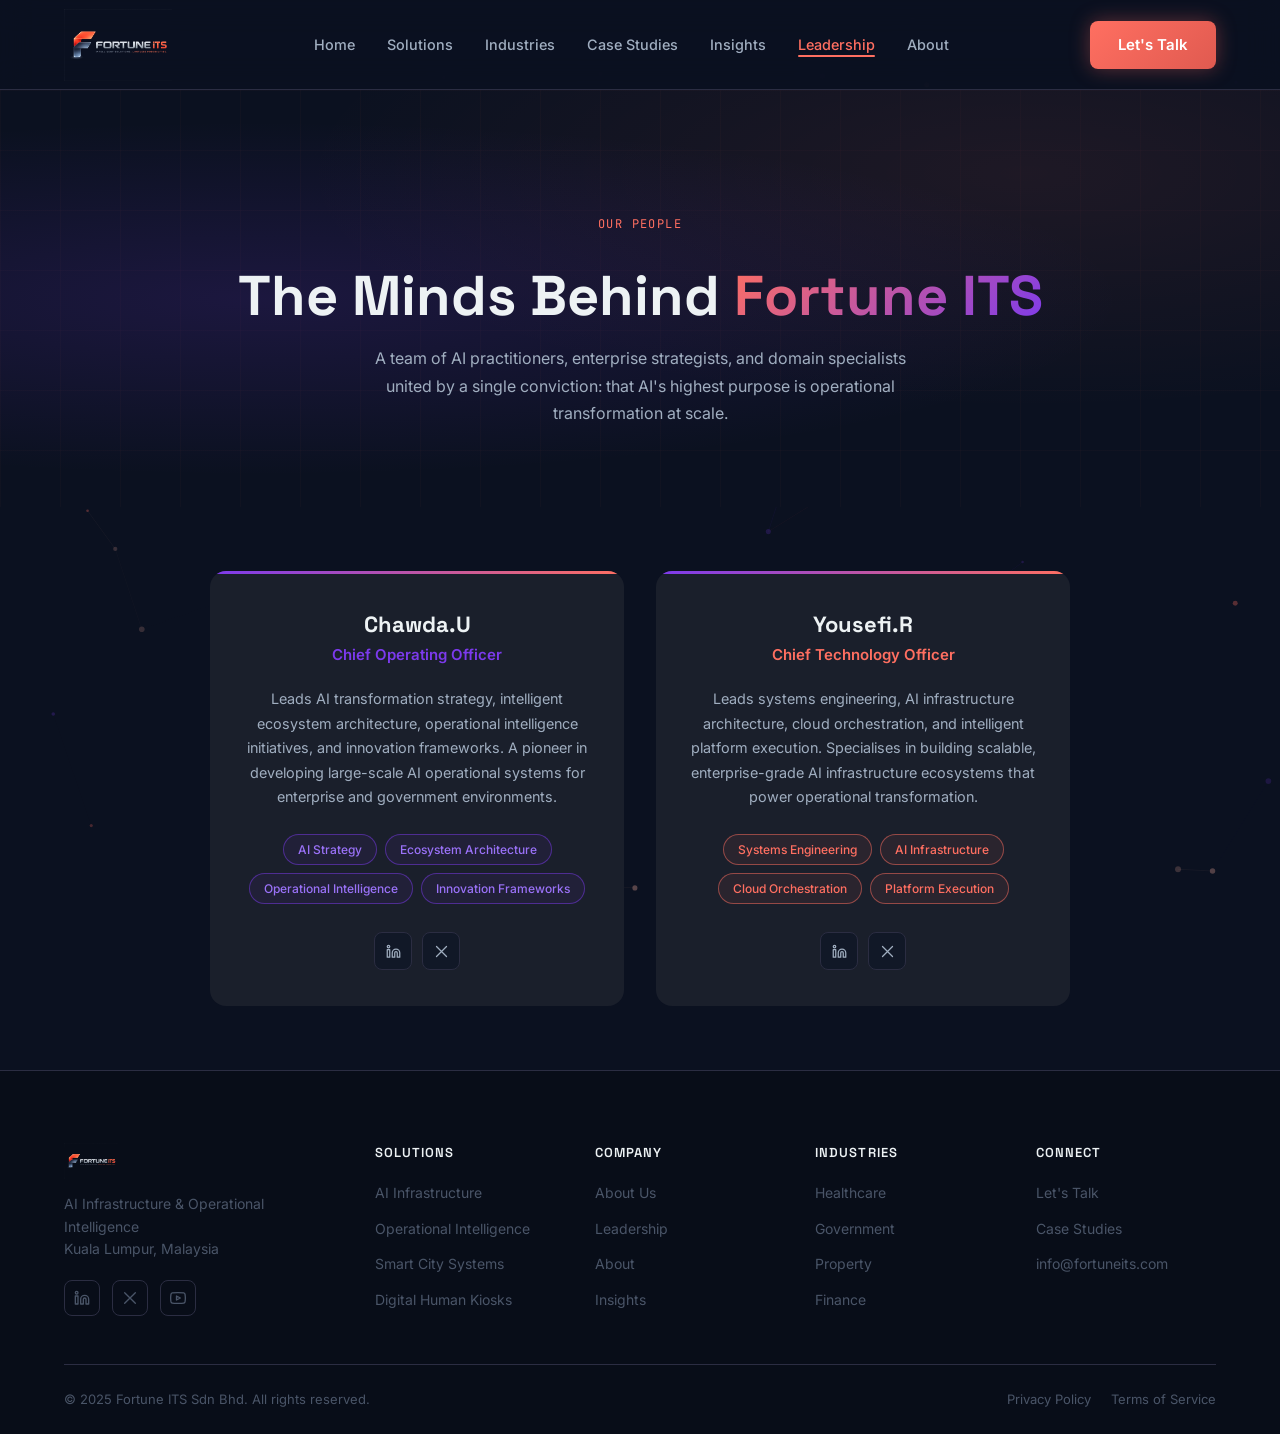
<file: leadership.html>
﻿<!DOCTYPE html>
<html lang="en">
<head>
  <meta charset="UTF-8" />
  <meta name="viewport" content="width=device-width, initial-scale=1.0" />
  <title>Leadership — Fortune ITS</title>
  <meta name="description" content="Meet the Fortune ITS leadership team — building enterprise AI infrastructure across Malaysia and Southeast Asia." />
  <link rel="preconnect" href="https://fonts.googleapis.com" />
  <link rel="preconnect" href="https://fonts.gstatic.com" crossorigin />
  <link rel="stylesheet" href="css/styles.css" />
  <style>
    /* ── Leadership-specific styles ─────────────────────────── */
    .leader-grid {
      display: grid;
      grid-template-columns: repeat(2, 1fr);
      gap: 32px;
      max-width: 860px;
      margin: 0 auto;
    }

    .leader-card {
      background: #1A1F2B;
      border-radius: 16px;
      padding: 40px 32px 36px;
      display: flex;
      flex-direction: column;
      align-items: center;
      text-align: center;
      position: relative;
      overflow: hidden;
      transition: transform 0.3s ease, box-shadow 0.3s ease;
    }
    .leader-card:hover {
      transform: translateY(-4px);
      box-shadow: 0 16px 48px rgba(0,0,0,0.4);
    }

    /* Gradient top border */
    .leader-card::before {
      content: '';
      position: absolute;
      top: 0; left: 0; right: 0;
      height: 3px;
      background: linear-gradient(90deg, #7C3AED, #FF6F61);
    }

    .leader-name {
      font-family: 'Space Grotesk', sans-serif;
      font-size: 1.375rem;
      font-weight: 700;
      color: #EDF2F4;
      margin-bottom: 6px;
    }

    .leader-title {
      font-size: 0.9375rem;
      font-weight: 600;
      margin-bottom: 20px;
    }
    .leader-title.coral  { color: #FF6F61; }
    .leader-title.purple { color: #7C3AED; }

    .leader-bio {
      font-size: 0.9rem;
      color: #A0AEC0;
      line-height: 1.7;
      margin-bottom: 24px;
    }

    /* Tag pills */
    .leader-tags {
      display: flex;
      flex-wrap: wrap;
      gap: 8px;
      justify-content: center;
      margin-bottom: 28px;
    }
    .leader-tag {
      font-size: 0.75rem;
      padding: 5px 14px;
      border-radius: 999px;
      border: 1px solid;
      font-family: 'Inter', sans-serif;
      font-weight: 500;
    }
    .leader-tag.coral {
      border-color: rgba(255, 111, 97, 0.5);
      color: #FF6F61;
      background: rgba(255, 111, 97, 0.07);
    }
    .leader-tag.purple {
      border-color: rgba(124, 58, 237, 0.5);
      color: #9B72F8;
      background: rgba(124, 58, 237, 0.07);
    }

    /* Social icons */
    .leader-socials {
      display: flex;
      gap: 10px;
      justify-content: center;
    }
    .leader-social-btn {
      width: 38px;
      height: 38px;
      border-radius: 8px;
      border: 1px solid #2B2D42;
      background: #111827;
      display: flex;
      align-items: center;
      justify-content: center;
      color: #A0AEC0;
      transition: all 0.2s ease;
    }
    .leader-social-btn:hover {
      border-color: var(--accent-1);
      color: var(--accent-1);
    }

    @media (max-width: 640px) {
      .leader-grid { grid-template-columns: 1fr; max-width: 420px; }
    }
  </style>
</head>
<body>

<canvas id="particles-bg" aria-hidden="true"></canvas>

<!-- ── Navigation ──────────────────────────────────────────── -->
<nav class="nav" role="navigation" aria-label="Main navigation">
  <div class="nav-inner">
    <a href="index.html" class="nav-logo" aria-label="Fortune ITS home">
      <img src="assets/logo.png" alt="Fortune ITS" style="height:72px;width:auto;" />
    </a>
    <ul class="nav-links">
      <li><a href="index.html">Home</a></li>
      <li><a href="solutions.html">Solutions</a></li>
      <li><a href="industries.html">Industries</a></li>
      <li><a href="case-studies.html">Case Studies</a></li>
      <li><a href="insights.html">Insights</a></li>
      <li><a href="leadership.html">Leadership</a></li>
      <li><a href="index.html#about">About</a></li>
    </ul>
    <a href="contact.html" class="btn btn-primary nav-cta">Let's Talk</a>
    <button class="hamburger" aria-label="Toggle menu" aria-expanded="false">
      <span></span><span></span><span></span>
    </button>
  </div>
</nav>
<div class="mobile-menu" role="dialog" aria-label="Mobile navigation">
  <a href="index.html">Home</a>
  <a href="solutions.html">Solutions</a>
  <a href="industries.html">Industries</a>
  <a href="case-studies.html">Case Studies</a>
  <a href="insights.html">Insights</a>
  <a href="leadership.html">Leadership</a>
  <a href="index.html#about">About</a>
  <a href="contact.html" class="btn btn-primary">Let's Talk</a>
</div>

<!-- ── Page Hero ────────────────────────────────────────────── -->
<header class="page-hero">
  <div class="container page-hero-content text-center">
    <p class="section-label reveal" style="display:inline-flex; justify-content:center;">Our People</p>
    <h1 class="section-title mt-4 reveal reveal-delay-1" style="font-size:clamp(2rem,5vw,3.5rem);">The Minds Behind <span class="gradient-text">Fortune ITS</span></h1>
    <p class="body-text mt-4 reveal reveal-delay-2" style="max-width:560px; margin-left:auto; margin-right:auto;">A team of AI practitioners, enterprise strategists, and domain specialists united by a single conviction: that AI's highest purpose is operational transformation at scale.</p>
  </div>
</header>

<main>
<!-- ── Team Grid ─────────────────────────────────────────────── -->
<section class="section">
  <div class="container">
    <div class="leader-grid">

      <!-- Chawda.U — COO -->
      <div class="leader-card reveal">
        <h2 class="leader-name">Chawda.U</h2>
        <p class="leader-title purple">Chief Operating Officer</p>

        <p class="leader-bio">Leads AI transformation strategy, intelligent ecosystem architecture, operational intelligence initiatives, and innovation frameworks. A pioneer in developing large-scale AI operational systems for enterprise and government environments.</p>

        <div class="leader-tags">
          <span class="leader-tag purple">AI Strategy</span>
          <span class="leader-tag purple">Ecosystem Architecture</span>
          <span class="leader-tag purple">Operational Intelligence</span>
          <span class="leader-tag purple">Innovation Frameworks</span>
        </div>

        <div class="leader-socials">
          <a href="#" class="leader-social-btn" aria-label="Chawda.U on LinkedIn">
            <svg width="15" height="15" viewBox="0 0 24 24" fill="none" stroke="currentColor" stroke-width="2" stroke-linecap="round" stroke-linejoin="round" aria-hidden="true"><path d="M16 8a6 6 0 0 1 6 6v7h-4v-7a2 2 0 0 0-2-2 2 2 0 0 0-2 2v7h-4v-7a6 6 0 0 1 6-6z"/><rect x="2" y="9" width="4" height="12"/><circle cx="4" cy="4" r="2"/></svg>
          </a>
          <a href="#" class="leader-social-btn" aria-label="Chawda.U on Twitter">
            <svg width="15" height="15" viewBox="0 0 24 24" fill="none" stroke="currentColor" stroke-width="2" stroke-linecap="round" stroke-linejoin="round" aria-hidden="true"><path d="M4 4l16 16M4 20L20 4"/></svg>
          </a>
        </div>
      </div>

      <!-- Yousefi.R — CTO -->
      <div class="leader-card reveal reveal-delay-1">
        <h2 class="leader-name">Yousefi.R</h2>
        <p class="leader-title coral">Chief Technology Officer</p>

        <p class="leader-bio">Leads systems engineering, AI infrastructure architecture, cloud orchestration, and intelligent platform execution. Specialises in building scalable, enterprise-grade AI infrastructure ecosystems that power operational transformation.</p>

        <div class="leader-tags">
          <span class="leader-tag coral">Systems Engineering</span>
          <span class="leader-tag coral">AI Infrastructure</span>
          <span class="leader-tag coral">Cloud Orchestration</span>
          <span class="leader-tag coral">Platform Execution</span>
        </div>

        <div class="leader-socials">
          <a href="#" class="leader-social-btn" aria-label="Yousefi.R on LinkedIn">
            <svg width="15" height="15" viewBox="0 0 24 24" fill="none" stroke="currentColor" stroke-width="2" stroke-linecap="round" stroke-linejoin="round" aria-hidden="true"><path d="M16 8a6 6 0 0 1 6 6v7h-4v-7a2 2 0 0 0-2-2 2 2 0 0 0-2 2v7h-4v-7a6 6 0 0 1 6-6z"/><rect x="2" y="9" width="4" height="12"/><circle cx="4" cy="4" r="2"/></svg>
          </a>
          <a href="#" class="leader-social-btn" aria-label="Yousefi.R on Twitter">
            <svg width="15" height="15" viewBox="0 0 24 24" fill="none" stroke="currentColor" stroke-width="2" stroke-linecap="round" stroke-linejoin="round" aria-hidden="true"><path d="M4 4l16 16M4 20L20 4"/></svg>
          </a>
        </div>
      </div>

    </div>
  </div>
</section>
</main>

<!-- ── Footer ─────────────────────────────────────────────── -->
<footer class="footer">
  <div class="container">
    <div class="footer-grid">
      <div class="footer-brand">
        <img src="assets/logo.png" alt="Fortune ITS" class="footer-logo-img" />
        <p class="footer-tagline">AI Infrastructure &amp; Operational Intelligence<br>Kuala Lumpur, Malaysia</p>
        <div class="footer-social">
          <a href="#" aria-label="LinkedIn">
            <svg width="16" height="16" viewBox="0 0 24 24" fill="none" stroke="currentColor" stroke-width="2" stroke-linecap="round" stroke-linejoin="round" aria-hidden="true"><path d="M16 8a6 6 0 0 1 6 6v7h-4v-7a2 2 0 0 0-2-2 2 2 0 0 0-2 2v7h-4v-7a6 6 0 0 1 6-6z"/><rect x="2" y="9" width="4" height="12"/><circle cx="4" cy="4" r="2"/></svg>
          </a>
          <a href="#" aria-label="Twitter / X">
            <svg width="16" height="16" viewBox="0 0 24 24" fill="none" stroke="currentColor" stroke-width="2" stroke-linecap="round" stroke-linejoin="round" aria-hidden="true"><path d="M4 4l16 16M4 20L20 4"/></svg>
          </a>
          <a href="#" aria-label="YouTube">
            <svg width="16" height="16" viewBox="0 0 24 24" fill="none" stroke="currentColor" stroke-width="2" stroke-linecap="round" stroke-linejoin="round" aria-hidden="true"><path d="M22.54 6.42a2.78 2.78 0 0 0-1.95-1.96C18.88 4 12 4 12 4s-6.88 0-8.59.46A2.78 2.78 0 0 0 1.46 6.42 29 29 0 0 0 1 12a29 29 0 0 0 .46 5.58 2.78 2.78 0 0 0 1.95 1.95C5.12 20 12 20 12 20s6.88 0 8.59-.47a2.78 2.78 0 0 0 1.95-1.95A29 29 0 0 0 23 12a29 29 0 0 0-.46-5.58z"/><polygon points="9.75 15.02 15.5 12 9.75 8.98 9.75 15.02"/></svg>
          </a>
        </div>
      </div>
      <div class="footer-col">
        <p class="footer-col-title">Solutions</p>
        <ul>
          <li><a href="industries.html">AI Infrastructure</a></li>
          <li><a href="industries.html">Operational Intelligence</a></li>
          <li><a href="industries.html">Smart City Systems</a></li>
          <li><a href="industries.html">Digital Human Kiosks</a></li>
        </ul>
      </div>
      <div class="footer-col">
        <p class="footer-col-title">Company</p>
        <ul>
          <li><a href="leadership.html">About Us</a></li>
          <li><a href="leadership.html">Leadership</a></li>
      <li><a href="index.html#about">About</a></li>
          <li><a href="insights.html">Insights</a></li>
        </ul>
      </div>
      <div class="footer-col">
        <p class="footer-col-title">Industries</p>
        <ul>
          <li><a href="industries.html">Healthcare</a></li>
          <li><a href="industries.html">Government</a></li>
          <li><a href="industries.html">Property</a></li>
          <li><a href="industries.html">Finance</a></li>
        </ul>
      </div>
      <div class="footer-col">
        <p class="footer-col-title">Connect</p>
        <ul>
          <li><a href="contact.html">Let's Talk</a></li>
          <li><a href="case-studies.html">Case Studies</a></li>
          <li><a href="mailto:info@fortuneits.com">info@fortuneits.com</a></li>
        </ul>
      </div>
    </div>
    <div class="footer-bottom">
      <p>&copy; 2025 Fortune ITS Sdn Bhd. All rights reserved.</p>
      <div class="footer-bottom-links">
        <a href="#">Privacy Policy</a>
        <a href="#">Terms of Service</a>
      </div>
    </div>
  </div>
</footer>

<script src="js/nav.js"></script>
<script src="js/animations.js"></script>
<script src="js/particles.js"></script>
</body>
</html>
</file>
<file: css/styles.css>
/* ============================================================
   Fortune ITS — Shared Stylesheet  (Royal Purple + Coral theme)
   ============================================================ */

@import url('https://fonts.googleapis.com/css2?family=Space+Grotesk:wght@400;600;700&family=Inter:wght@400;500;600&family=JetBrains+Mono:wght@400;500&display=swap');

/* ── CSS Variables ─────────────────────────────────────────── */
:root {
  --bg-deep:        #0B1120;
  --bg-card:        #1A1F2B;
  --bg-surface:     #2B2D42;
  --accent-1:       #FF6F61;   /* coral */
  --accent-2:       #7C3AED;   /* royal purple */
  --accent-3:       #FFB4A2;   /* light coral */
  --text-primary:   #EDF2F4;
  --text-secondary: #A0AEC0;
  --text-muted:     #4A5568;
  --border:         #2B2D42;
  --glow-coral:     rgba(255, 111, 97, 0.15);
  --glow-purple:    rgba(124, 58, 237, 0.2);
  --nav-height:     90px;
}

/* ── Reset ─────────────────────────────────────────────────── */
*, *::before, *::after { box-sizing: border-box; margin: 0; padding: 0; }

html { scroll-behavior: smooth; font-size: 16px; }

body {
  font-family: 'Inter', sans-serif;
  background-color: var(--bg-deep);
  color: var(--text-secondary);
  line-height: 1.6;
  overflow-x: hidden;
}

#particles-bg {
  position: fixed;
  inset: 0;
  width: 100%;
  height: 100%;
  z-index: -1;
  pointer-events: none;
  opacity: 0.55;
}

img, svg { display: block; max-width: 100%; }
a { color: inherit; text-decoration: none; }
ul { list-style: none; }
button { font-family: inherit; cursor: pointer; }

/* ── Typography ────────────────────────────────────────────── */
h1, h2, h3, h4, h5 {
  font-family: 'Space Grotesk', sans-serif;
  color: var(--text-primary);
  line-height: 1.2;
}

.hero-headline {
  font-size: clamp(2.5rem, 6vw, 5rem);
  font-weight: 700;
  letter-spacing: -0.02em;
}

.section-title { font-size: 2.5rem; font-weight: 700; }
.card-title    { font-size: 1.25rem; font-weight: 600; }
.body-text     { font-size: 1rem; line-height: 1.7; }
.small-text    { font-size: 0.875rem; }
.mono          { font-family: 'JetBrains Mono', monospace; }

.gradient-text {
  background: linear-gradient(135deg, #FF6F61 0%, #7C3AED 100%);
  -webkit-background-clip: text;
  -webkit-text-fill-color: transparent;
  background-clip: text;
}

/* ── Layout Utilities ──────────────────────────────────────── */
.container {
  width: 100%;
  max-width: 1200px;
  margin: 0 auto;
  padding: 0 24px;
}

.section    { padding: 64px 0; }
.section-sm { padding: 32px 0; }

.grid-2 { display: grid; grid-template-columns: repeat(2, 1fr); gap: 32px; }
.grid-3 { display: grid; grid-template-columns: repeat(3, 1fr); gap: 28px; }
.grid-4 { display: grid; grid-template-columns: repeat(4, 1fr); gap: 24px; }

.flex-center  { display: flex; align-items: center; justify-content: center; }
.flex-between { display: flex; align-items: center; justify-content: space-between; }
.flex-col     { display: flex; flex-direction: column; }
.gap-4  { gap: 16px; }
.gap-6  { gap: 24px; }
.gap-8  { gap: 32px; }

.text-center { text-align: center; }
.mt-2  { margin-top:  8px; }
.mt-4  { margin-top: 16px; }
.mt-6  { margin-top: 24px; }
.mt-8  { margin-top: 32px; }
.mt-12 { margin-top: 48px; }
.mb-4  { margin-bottom: 16px; }
.mb-6  { margin-bottom: 24px; }
.mb-8  { margin-bottom: 32px; }

/* ── Buttons ───────────────────────────────────────────────── */
.btn {
  display: inline-flex;
  align-items: center;
  gap: 8px;
  padding: 12px 28px;
  border-radius: 8px;
  font-weight: 600;
  font-size: 0.9375rem;
  transition: all 0.3s ease;
  border: none;
  text-decoration: none;
  cursor: pointer;
}

.btn-primary {
  background: linear-gradient(135deg, #FF6F61, #E05A50);
  color: #ffffff;
  box-shadow: 0 0 20px rgba(255, 111, 97, 0.35);
}
.btn-primary:hover {
  box-shadow: 0 0 35px rgba(255, 111, 97, 0.55);
  transform: translateY(-1px);
}

.btn-ghost {
  background: transparent;
  color: var(--text-primary);
  border: 1px solid var(--border);
}
.btn-ghost:hover {
  border-color: var(--accent-1);
  color: var(--accent-1);
  background: rgba(255, 111, 97, 0.06);
}

.btn-purple {
  background: linear-gradient(135deg, #7C3AED, #5B21B6);
  color: #fff;
  box-shadow: 0 0 20px rgba(124, 58, 237, 0.35);
}
.btn-purple:hover {
  box-shadow: 0 0 35px rgba(124, 58, 237, 0.55);
  transform: translateY(-1px);
}

/* ── Pills / Badges ────────────────────────────────────────── */
.pill {
  display: inline-flex;
  align-items: center;
  gap: 6px;
  border: 1px solid var(--accent-1);
  color: var(--accent-1);
  border-radius: 999px;
  font-size: 0.75rem;
  padding: 4px 12px;
  font-family: 'JetBrains Mono', monospace;
  white-space: nowrap;
}

.pill-purple {
  border-color: var(--accent-2);
  color: var(--accent-2);
}

.pill-sm {
  font-size: 0.6875rem;
  padding: 2px 10px;
}

/* ── Cards ─────────────────────────────────────────────────── */
.glass-card {
  background: rgba(26, 31, 43, 0.75);
  backdrop-filter: blur(12px);
  -webkit-backdrop-filter: blur(12px);
  border: 1px solid var(--border);
  border-radius: 12px;
  padding: 28px;
  transition: all 0.3s ease;
}
.glass-card:hover {
  border-color: var(--accent-1);
  box-shadow: 0 0 30px rgba(255, 111, 97, 0.12), 0 8px 32px rgba(0, 0, 0, 0.4);
  transform: translateY(-3px);
}

/* ── Page Hero Background ──────────────────────────────────── */
.page-hero {
  position: relative;
  overflow: hidden;
  padding: 120px 0 80px;
  background:
    radial-gradient(ellipse at 20% 50%, rgba(124, 58, 237, 0.15) 0%, transparent 60%),
    radial-gradient(ellipse at 80% 20%, rgba(255, 111, 97, 0.08) 0%, transparent 50%),
    var(--bg-deep);
}

.page-hero::before {
  content: '';
  position: absolute;
  inset: 0;
  background-image:
    linear-gradient(rgba(255, 111, 97, 0.025) 1px, transparent 1px),
    linear-gradient(90deg, rgba(255, 111, 97, 0.025) 1px, transparent 1px);
  background-size: 60px 60px;
  pointer-events: none;
}

.page-hero-content { position: relative; z-index: 1; }

/* ── Navigation ────────────────────────────────────────────── */
.nav {
  position: sticky;
  top: 0;
  z-index: 1000;
  height: var(--nav-height);
  backdrop-filter: blur(16px);
  -webkit-backdrop-filter: blur(16px);
  background: rgba(11, 17, 32, 0.88);
  border-bottom: 1px solid var(--border);
  display: flex;
  align-items: center;
}

.nav-inner {
  width: 100%;
  max-width: 1200px;
  margin: 0 auto;
  padding: 0 24px;
  display: flex;
  align-items: center;
  justify-content: space-between;
  gap: 32px;
}

.nav-logo {
  display: flex;
  align-items: center;
  flex-shrink: 0;
}
.nav-logo img {
  height: 38px;
  width: auto;
  display: block;
}

/* Fallback text logo if PNG missing */
.nav-logo-text {
  font-family: 'Space Grotesk', sans-serif;
  font-weight: 700;
  font-size: 1.25rem;
  color: var(--text-primary);
  letter-spacing: -0.01em;
}
.nav-logo-text span { color: var(--accent-1); }

.nav-links {
  display: flex;
  align-items: center;
  gap: 32px;
}
.nav-links a {
  font-size: 0.9rem;
  font-weight: 500;
  color: var(--text-secondary);
  transition: color 0.2s;
  position: relative;
}
.nav-links a:hover { color: var(--text-primary); }
.nav-links a.active { color: var(--accent-1); }
.nav-links a.active::after {
  content: '';
  position: absolute;
  bottom: -4px;
  left: 0;
  right: 0;
  height: 2px;
  background: var(--accent-1);
  border-radius: 1px;
}

.nav-cta { flex-shrink: 0; }

.hamburger {
  display: none;
  flex-direction: column;
  gap: 5px;
  background: none;
  border: none;
  padding: 4px;
  cursor: pointer;
}
.hamburger span {
  display: block;
  width: 24px;
  height: 2px;
  background: var(--text-primary);
  border-radius: 1px;
  transition: all 0.3s ease;
}
.hamburger.open span:nth-child(1) { transform: translateY(7px) rotate(45deg); }
.hamburger.open span:nth-child(2) { opacity: 0; }
.hamburger.open span:nth-child(3) { transform: translateY(-7px) rotate(-45deg); }

.mobile-menu {
  display: none;
  position: fixed;
  inset: var(--nav-height) 0 0 0;
  background: rgba(11, 17, 32, 0.97);
  backdrop-filter: blur(20px);
  -webkit-backdrop-filter: blur(20px);
  z-index: 999;
  flex-direction: column;
  align-items: center;
  justify-content: center;
  gap: 32px;
  opacity: 0;
  transform: translateY(-10px);
  transition: all 0.3s ease;
}
.mobile-menu.open {
  display: flex;
  opacity: 1;
  transform: translateY(0);
}
.mobile-menu a {
  font-family: 'Space Grotesk', sans-serif;
  font-size: 1.5rem;
  font-weight: 600;
  color: var(--text-primary);
  transition: color 0.2s;
}
.mobile-menu a:hover,
.mobile-menu a.active { color: var(--accent-1); }

/* ── Footer ────────────────────────────────────────────────── */
.footer {
  background: #080D18;
  border-top: 1px solid var(--border);
  padding: 72px 0 0;
}

.footer-grid {
  display: grid;
  grid-template-columns: 1.5fr repeat(4, 1fr);
  gap: 40px;
  padding-bottom: 48px;
  border-bottom: 1px solid var(--border);
}

.footer-logo-img {
  height: 36px;
  width: auto;
  display: block;
  margin-bottom: 14px;
}

.footer-brand-text {
  font-family: 'Space Grotesk', sans-serif;
  font-weight: 700;
  font-size: 1.25rem;
  color: var(--text-primary);
  margin-bottom: 10px;
}
.footer-brand-text span { color: var(--accent-1); }

.footer-tagline {
  font-size: 0.875rem;
  color: var(--text-muted);
  margin-top: 4px;
  line-height: 1.6;
}

.footer-col-title {
  font-family: 'Space Grotesk', sans-serif;
  font-size: 0.8125rem;
  font-weight: 600;
  color: var(--text-primary);
  text-transform: uppercase;
  letter-spacing: 0.08em;
  margin-bottom: 16px;
}

.footer-col ul { display: flex; flex-direction: column; gap: 10px; }
.footer-col ul a {
  font-size: 0.875rem;
  color: var(--text-muted);
  transition: color 0.2s;
}
.footer-col ul a:hover { color: var(--accent-1); }

.footer-social {
  display: flex;
  gap: 12px;
  margin-top: 20px;
}
.footer-social a {
  width: 36px;
  height: 36px;
  border-radius: 8px;
  border: 1px solid var(--border);
  display: flex;
  align-items: center;
  justify-content: center;
  color: var(--text-muted);
  transition: all 0.2s;
}
.footer-social a:hover {
  border-color: var(--accent-1);
  color: var(--accent-1);
  background: var(--glow-coral);
}

.footer-bottom {
  padding: 24px 0;
  display: flex;
  align-items: center;
  justify-content: space-between;
  flex-wrap: wrap;
  gap: 12px;
}
.footer-bottom p { font-size: 0.8125rem; color: var(--text-muted); }
.footer-bottom-links { display: flex; gap: 20px; }
.footer-bottom-links a {
  font-size: 0.8125rem;
  color: var(--text-muted);
  transition: color 0.2s;
}
.footer-bottom-links a:hover { color: var(--accent-1); }

/* ── Scroll Reveal ─────────────────────────────────────────── */
.reveal {
  opacity: 0;
  transform: translateY(24px);
  transition: opacity 0.6s ease, transform 0.6s ease;
}
.reveal.is-visible   { opacity: 1; transform: none; }
.reveal-delay-1 { transition-delay: 0.1s; }
.reveal-delay-2 { transition-delay: 0.2s; }
.reveal-delay-3 { transition-delay: 0.3s; }
.reveal-delay-4 { transition-delay: 0.4s; }

/* ── Section Label ─────────────────────────────────────────── */
.section-label {
  font-family: 'JetBrains Mono', monospace;
  font-size: 0.75rem;
  color: var(--accent-1);
  text-transform: uppercase;
  letter-spacing: 0.12em;
  margin-bottom: 12px;
}

/* ── Home Hero ─────────────────────────────────────────────── */
.home-hero {
  position: relative;
  min-height: 100vh;
  display: flex;
  align-items: center;
  overflow: hidden;
  background:
    radial-gradient(ellipse at 15% 60%, rgba(124, 58, 237, 0.18) 0%, transparent 55%),
    radial-gradient(ellipse at 85% 15%, rgba(255, 111, 97, 0.10) 0%, transparent 50%),
    var(--bg-deep);
}

.home-hero::before {
  content: '';
  position: absolute;
  inset: 0;
  background-image:
    linear-gradient(rgba(255, 111, 97, 0.03) 1px, transparent 1px),
    linear-gradient(90deg, rgba(255, 111, 97, 0.03) 1px, transparent 1px);
  background-size: 60px 60px;
  pointer-events: none;
}

.home-hero-inner {
  position: relative;
  z-index: 1;
  width: 100%;
  max-width: 1200px;
  margin: 0 auto;
  padding: 80px 24px;
  display: grid;
  grid-template-columns: 1fr 1fr;
  gap: 60px;
  align-items: center;
}

.hero-eyebrow {
  font-family: 'JetBrains Mono', monospace;
  font-size: 0.75rem;
  color: var(--accent-1);
  letter-spacing: 0.12em;
  text-transform: uppercase;
  display: flex;
  align-items: center;
  gap: 10px;
  margin-bottom: 20px;
}
.hero-eyebrow::before {
  content: '';
  width: 32px;
  height: 1px;
  background: var(--accent-1);
}

.hero-subline {
  font-size: 1.125rem;
  color: var(--text-secondary);
  margin-top: 20px;
  margin-bottom: 36px;
  max-width: 520px;
  line-height: 1.75;
}

.hero-ctas { display: flex; gap: 16px; flex-wrap: wrap; }

.hero-stats {
  display: flex;
  gap: 12px;
  flex-wrap: wrap;
  margin-top: 48px;
}

.stat-pill {
  display: flex;
  align-items: center;
  gap: 8px;
  background: rgba(255, 111, 97, 0.06);
  border: 1px solid rgba(255, 111, 97, 0.15);
  border-radius: 999px;
  padding: 8px 14px;
}
.stat-pill-number {
  font-family: 'JetBrains Mono', monospace;
  font-size: 1rem;
  font-weight: 500;
  color: var(--accent-1);
}
.stat-pill-label {
  font-size: 0.8125rem;
  color: var(--text-secondary);
}

/* ── Neural Network SVG ────────────────────────────────────── */
.neural-wrapper {
  animation: float 6s ease-in-out infinite;
  display: flex;
  align-items: center;
  justify-content: center;
}

@keyframes float {
  0%, 100% { transform: translateY(0); }
  50%       { transform: translateY(-14px); }
}

.neural-svg circle { animation: nodePulse 3s ease-in-out infinite; }
@keyframes nodePulse {
  0%, 100% { opacity: 0.4; }
  50%       { opacity: 1; }
}

.neural-svg .data-line {
  stroke-dasharray: 12 6;
  animation: flowLine 2s linear infinite;
}
@keyframes flowLine {
  from { stroke-dashoffset: 18; }
  to   { stroke-dashoffset: 0; }
}

/* ── Services Strip ────────────────────────────────────────── */
.services-strip {
  background: var(--bg-card);
  border-top: 1px solid var(--border);
  border-bottom: 1px solid var(--border);
}

.services-scroll {
  display: flex;
  gap: 20px;
  overflow-x: auto;
  padding: 8px 0;
  scrollbar-width: none;
}
.services-scroll::-webkit-scrollbar { display: none; }

.service-chip {
  flex-shrink: 0;
  display: flex;
  align-items: center;
  gap: 10px;
  background: rgba(255, 111, 97, 0.04);
  border: 1px solid var(--border);
  border-radius: 10px;
  padding: 14px 20px;
  transition: all 0.3s ease;
  cursor: default;
}
.service-chip:hover {
  border-color: var(--accent-1);
  background: rgba(255, 111, 97, 0.08);
  transform: translateY(-2px);
}
.service-chip-icon {
  width: 36px;
  height: 36px;
  background: rgba(255, 111, 97, 0.1);
  border-radius: 8px;
  display: flex;
  align-items: center;
  justify-content: center;
  color: var(--accent-1);
  flex-shrink: 0;
}
.service-chip-label {
  font-size: 0.875rem;
  font-weight: 500;
  color: var(--text-secondary);
  white-space: nowrap;
}

/* ── Mission ───────────────────────────────────────────────── */
.mission-quote {
  font-family: 'Space Grotesk', sans-serif;
  font-size: clamp(1.25rem, 2.5vw, 1.75rem);
  font-weight: 600;
  color: var(--text-primary);
  line-height: 1.5;
}

/* ── Industry Card ─────────────────────────────────────────── */
.industry-card {
  display: flex;
  flex-direction: column;
  align-items: flex-start;
  gap: 12px;
}
.industry-icon {
  width: 52px;
  height: 52px;
  background: rgba(255, 111, 97, 0.08);
  border: 1px solid rgba(255, 111, 97, 0.2);
  border-radius: 12px;
  display: flex;
  align-items: center;
  justify-content: center;
  color: var(--accent-1);
  transition: all 0.3s ease;
}
.glass-card:hover .industry-icon {
  background: rgba(255, 111, 97, 0.15);
  border-color: var(--accent-1);
  box-shadow: 0 0 16px rgba(255, 111, 97, 0.2);
}

/* ── Featured Case Study ───────────────────────────────────── */
.case-study-featured {
  background: rgba(26, 31, 43, 0.8);
  border: 1px solid var(--border);
  border-left: 3px solid var(--accent-1);
  border-radius: 12px;
  padding: 40px 48px;
  display: grid;
  grid-template-columns: 1fr auto;
  gap: 40px;
  align-items: center;
  transition: all 0.3s ease;
}
.case-study-featured:hover {
  box-shadow: 0 0 40px rgba(255, 111, 97, 0.08);
}
.cs-featured-stat {
  text-align: center;
  padding: 28px 40px;
  background: rgba(255, 111, 97, 0.05);
  border: 1px solid rgba(255, 111, 97, 0.15);
  border-radius: 12px;
}
.cs-featured-stat-number {
  font-family: 'JetBrains Mono', monospace;
  font-size: 2.5rem;
  font-weight: 500;
  color: var(--accent-1);
}
.cs-featured-stat-label {
  font-size: 0.8125rem;
  color: var(--text-muted);
  margin-top: 4px;
}

/* ── Why Section ───────────────────────────────────────────── */
.why-icon {
  width: 56px;
  height: 56px;
  background: linear-gradient(135deg, rgba(255, 111, 97, 0.1), rgba(124, 58, 237, 0.1));
  border: 1px solid rgba(255, 111, 97, 0.2);
  border-radius: 14px;
  display: flex;
  align-items: center;
  justify-content: center;
  color: var(--accent-1);
  margin-bottom: 16px;
}

/* ── CTA Banner ────────────────────────────────────────────── */
.cta-banner {
  position: relative;
  overflow: hidden;
  padding: 48px 0;
}
.cta-banner::before {
  content: '';
  position: absolute;
  inset: 0;
  background:
    radial-gradient(ellipse at 30% 50%, rgba(124, 58, 237, 0.2) 0%, transparent 60%),
    radial-gradient(ellipse at 70% 50%, rgba(255, 111, 97, 0.12) 0%, transparent 60%);
}
.cta-banner .container { position: relative; z-index: 1; }

/* ── Industries Page ───────────────────────────────────────── */
.industry-detail-card { display: flex; flex-direction: column; gap: 16px; height: 100%; }
.industry-detail-card .card-desc { flex: 1; }
.industry-tags { display: flex; flex-wrap: wrap; gap: 8px; margin-top: 8px; }

/* ── Partner tiers ─────────────────────────────────────────── */
.partner-tier-card { position: relative; overflow: hidden; }
.partner-tier-card::before {
  content: '';
  position: absolute;
  top: 0; left: 0; right: 0;
  height: 2px;
  background: linear-gradient(90deg, var(--accent-1), var(--accent-2));
}

.partner-logo-box {
  background: var(--bg-surface);
  border: 1px solid var(--border);
  border-radius: 10px;
  height: 80px;
  display: flex;
  align-items: center;
  justify-content: center;
  transition: all 0.3s ease;
}
.partner-logo-box:hover {
  border-color: rgba(255, 111, 97, 0.3);
  background: rgba(255, 111, 97, 0.04);
}
.partner-logo-label {
  font-size: 0.75rem;
  color: var(--text-muted);
  font-family: 'JetBrains Mono', monospace;
}

.logos-grid {
  display: grid;
  grid-template-columns: repeat(5, 1fr);
  gap: 16px;
}

/* ── Case Studies ──────────────────────────────────────────── */
.filter-bar {
  display: flex;
  gap: 10px;
  flex-wrap: wrap;
  margin-bottom: 40px;
}
.filter-btn {
  padding: 8px 20px;
  border-radius: 999px;
  border: 1px solid var(--border);
  background: transparent;
  color: var(--text-muted);
  font-size: 0.875rem;
  font-weight: 500;
  cursor: pointer;
  transition: all 0.2s ease;
}
.filter-btn:hover {
  border-color: var(--accent-1);
  color: var(--accent-1);
}
.filter-btn.active {
  background: var(--accent-1);
  border-color: var(--accent-1);
  color: #ffffff;
}

.cs-card-img {
  height: 160px;
  border-radius: 8px;
  display: flex;
  align-items: center;
  justify-content: center;
  margin-bottom: 20px;
  position: relative;
  overflow: hidden;
}

.cs-stat {
  display: flex;
  align-items: center;
  gap: 8px;
  background: rgba(255, 111, 97, 0.06);
  border: 1px solid rgba(255, 111, 97, 0.15);
  border-radius: 8px;
  padding: 10px 14px;
  margin-top: 16px;
}
.cs-stat-text {
  font-size: 0.8125rem;
  color: var(--accent-1);
  font-family: 'JetBrains Mono', monospace;
}

.cs-card-hidden { display: none !important; }

/* ── Insights ──────────────────────────────────────────────── */
.article-img {
  height: 180px;
  background: linear-gradient(135deg, rgba(255, 111, 97, 0.05), rgba(124, 58, 237, 0.1));
  border-radius: 8px;
  margin-bottom: 16px;
  display: flex;
  align-items: center;
  justify-content: center;
  overflow: hidden;
}

.article-meta {
  display: flex;
  align-items: center;
  gap: 12px;
  font-size: 0.8125rem;
  color: var(--text-muted);
  font-family: 'JetBrains Mono', monospace;
  margin-bottom: 8px;
}

.featured-article {
  display: grid;
  grid-template-columns: 1fr 1fr;
  gap: 0;
  border-radius: 12px;
  overflow: hidden;
  border: 1px solid var(--border);
  transition: all 0.3s ease;
}
.featured-article:hover {
  border-color: var(--accent-1);
  box-shadow: 0 0 40px rgba(255, 111, 97, 0.08);
}
.featured-article-img {
  background: linear-gradient(135deg, rgba(124, 58, 237, 0.15), rgba(255, 111, 97, 0.08));
  min-height: 280px;
  display: flex;
  align-items: center;
  justify-content: center;
}
.featured-article-body {
  background: rgba(26, 31, 43, 0.9);
  padding: 48px;
  display: flex;
  flex-direction: column;
  justify-content: center;
}

/* ── Leadership ────────────────────────────────────────────── */
.avatar {
  width: 80px;
  height: 80px;
  border-radius: 16px;
  display: flex;
  align-items: center;
  justify-content: center;
  font-family: 'Space Grotesk', sans-serif;
  font-weight: 700;
  font-size: 1.25rem;
  color: #ffffff;
  margin-bottom: 16px;
}

.team-card-meta {
  font-size: 0.8125rem;
  color: var(--accent-1);
  font-family: 'JetBrains Mono', monospace;
  margin-bottom: 4px;
}

.values-section { background: var(--bg-card); }

/* ── Contact ───────────────────────────────────────────────── */
.contact-layout {
  display: grid;
  grid-template-columns: 2fr 3fr;
  gap: 60px;
  align-items: start;
}

.contact-info-item {
  display: flex;
  align-items: flex-start;
  gap: 14px;
  padding: 16px 0;
  border-bottom: 1px solid var(--border);
}
.contact-info-icon {
  width: 40px;
  height: 40px;
  background: rgba(255, 111, 97, 0.08);
  border: 1px solid rgba(255, 111, 97, 0.2);
  border-radius: 10px;
  display: flex;
  align-items: center;
  justify-content: center;
  color: var(--accent-1);
  flex-shrink: 0;
}
.contact-info-label {
  font-size: 0.75rem;
  color: var(--text-muted);
  font-family: 'JetBrains Mono', monospace;
  text-transform: uppercase;
  letter-spacing: 0.08em;
  margin-bottom: 2px;
}
.contact-info-value {
  font-size: 0.9375rem;
  color: var(--text-primary);
}

.trust-badge {
  display: inline-flex;
  align-items: center;
  gap: 8px;
  padding: 10px 16px;
  background: rgba(255, 111, 97, 0.06);
  border: 1px solid rgba(255, 111, 97, 0.15);
  border-radius: 8px;
  font-size: 0.8125rem;
  color: var(--accent-1);
  margin-top: 24px;
}

/* ── Form ──────────────────────────────────────────────────── */
.form-group { margin-bottom: 20px; }
.form-label {
  display: block;
  font-size: 0.8125rem;
  font-weight: 500;
  color: var(--text-secondary);
  margin-bottom: 8px;
}
.form-input,
.form-select,
.form-textarea {
  width: 100%;
  background: var(--bg-surface);
  border: 1px solid var(--border);
  border-radius: 8px;
  padding: 12px 16px;
  font-size: 0.9375rem;
  color: var(--text-primary);
  font-family: 'Inter', sans-serif;
  transition: all 0.2s ease;
  outline: none;
}
.form-input::placeholder,
.form-textarea::placeholder { color: var(--text-muted); }
.form-input:focus,
.form-select:focus,
.form-textarea:focus {
  border-color: var(--accent-1);
  box-shadow: 0 0 0 3px rgba(255, 111, 97, 0.12);
}
.form-select {
  cursor: pointer;
  appearance: none;
  background-image: url("data:image/svg+xml,%3Csvg xmlns='http://www.w3.org/2000/svg' width='12' height='8' viewBox='0 0 12 8'%3E%3Cpath d='M1 1l5 5 5-5' stroke='%23A0AEC0' stroke-width='1.5' fill='none' stroke-linecap='round'/%3E%3C/svg%3E");
  background-repeat: no-repeat;
  background-position: right 16px center;
  padding-right: 40px;
}
.form-select option { background: var(--bg-surface); color: var(--text-primary); }
.form-textarea { resize: vertical; min-height: 140px; }
.form-row { display: grid; grid-template-columns: 1fr 1fr; gap: 16px; }

.form-success { display: none; text-align: center; padding: 40px; }
.form-success.show { display: block; }
.form-success-icon {
  width: 64px;
  height: 64px;
  background: rgba(255, 111, 97, 0.1);
  border: 2px solid var(--accent-1);
  border-radius: 50%;
  display: flex;
  align-items: center;
  justify-content: center;
  margin: 0 auto 20px;
  color: var(--accent-1);
}

.map-placeholder {
  background: var(--bg-surface);
  border: 1px solid var(--border);
  border-radius: 12px;
  padding: 40px;
  text-align: center;
  position: relative;
  overflow: hidden;
}
.map-coords {
  font-family: 'JetBrains Mono', monospace;
  font-size: 0.8125rem;
  color: var(--accent-1);
  margin-top: 12px;
}

/* ── Network SVG (small, About & Contact) ──────────────────── */
.network-svg circle { animation: nodePulse 3s ease-in-out infinite; }
.network-svg line  { animation: lineGlow 3s ease-in-out infinite; }
@keyframes lineGlow {
  0%, 100% { opacity: 0.2; }
  50%       { opacity: 0.6; }
}

/* ── Social ────────────────────────────────────────────────── */
.social-row { display: flex; gap: 12px; margin-top: 20px; }
.social-icon {
  width: 40px;
  height: 40px;
  border: 1px solid var(--border);
  border-radius: 10px;
  display: flex;
  align-items: center;
  justify-content: center;
  color: var(--text-muted);
  transition: all 0.2s;
}
.social-icon:hover {
  border-color: var(--accent-1);
  color: var(--accent-1);
  background: var(--glow-coral);
}

/* ── Divider ───────────────────────────────────────────────── */
.divider { height: 1px; background: var(--border); margin: 0; }

/* ── Counter ───────────────────────────────────────────────── */
.counter-num {
  font-family: 'JetBrains Mono', monospace;
  font-size: 3rem;
  font-weight: 500;
  color: var(--accent-1);
  line-height: 1;
}

/* ── Responsive ────────────────────────────────────────────── */
@media (max-width: 1024px) {
  .grid-4 { grid-template-columns: repeat(2, 1fr); }
  .footer-grid { grid-template-columns: 1fr 1fr 1fr; }
}

@media (max-width: 768px) {
  .nav-links, .nav-cta { display: none; }
  .hamburger { display: flex; }

  .home-hero-inner { grid-template-columns: 1fr; gap: 48px; padding-top: 100px; }
  .neural-wrapper { max-width: 280px; margin: 0 auto; }

  .grid-2, .grid-3, .grid-4 { grid-template-columns: 1fr; }

  .section-title { font-size: 2rem; }
  .section { padding: 80px 0; }

  .footer-grid { grid-template-columns: 1fr 1fr; }

  .featured-article { grid-template-columns: 1fr; }
  .featured-article-img { min-height: 200px; }
  .featured-article-body { padding: 32px; }

  .case-study-featured { grid-template-columns: 1fr; }
  .cs-featured-stat { text-align: left; }

  .contact-layout { grid-template-columns: 1fr; }

  .form-row { grid-template-columns: 1fr; }

  .logos-grid { grid-template-columns: repeat(2, 1fr); }
}

@media (max-width: 480px) {
  .hero-headline { font-size: 2.25rem; }
  .hero-ctas { flex-direction: column; }
  .hero-stats { flex-direction: column; }
  .footer-grid { grid-template-columns: 1fr; }
  .footer-bottom { flex-direction: column; text-align: center; }
  .logos-grid { grid-template-columns: repeat(2, 1fr); }
}

/* ── Reduced Motion ────────────────────────────────────────── */
@media (prefers-reduced-motion: reduce) {
  .neural-wrapper { animation: none; }
  .neural-svg circle { animation: none; opacity: 0.7; }
  .neural-svg .data-line { animation: none; }
  .network-svg circle, .network-svg line { animation: none; opacity: 0.5; }
  .reveal { transition: none; }
  * { transition-duration: 0.01ms !important; }
}
</file>
